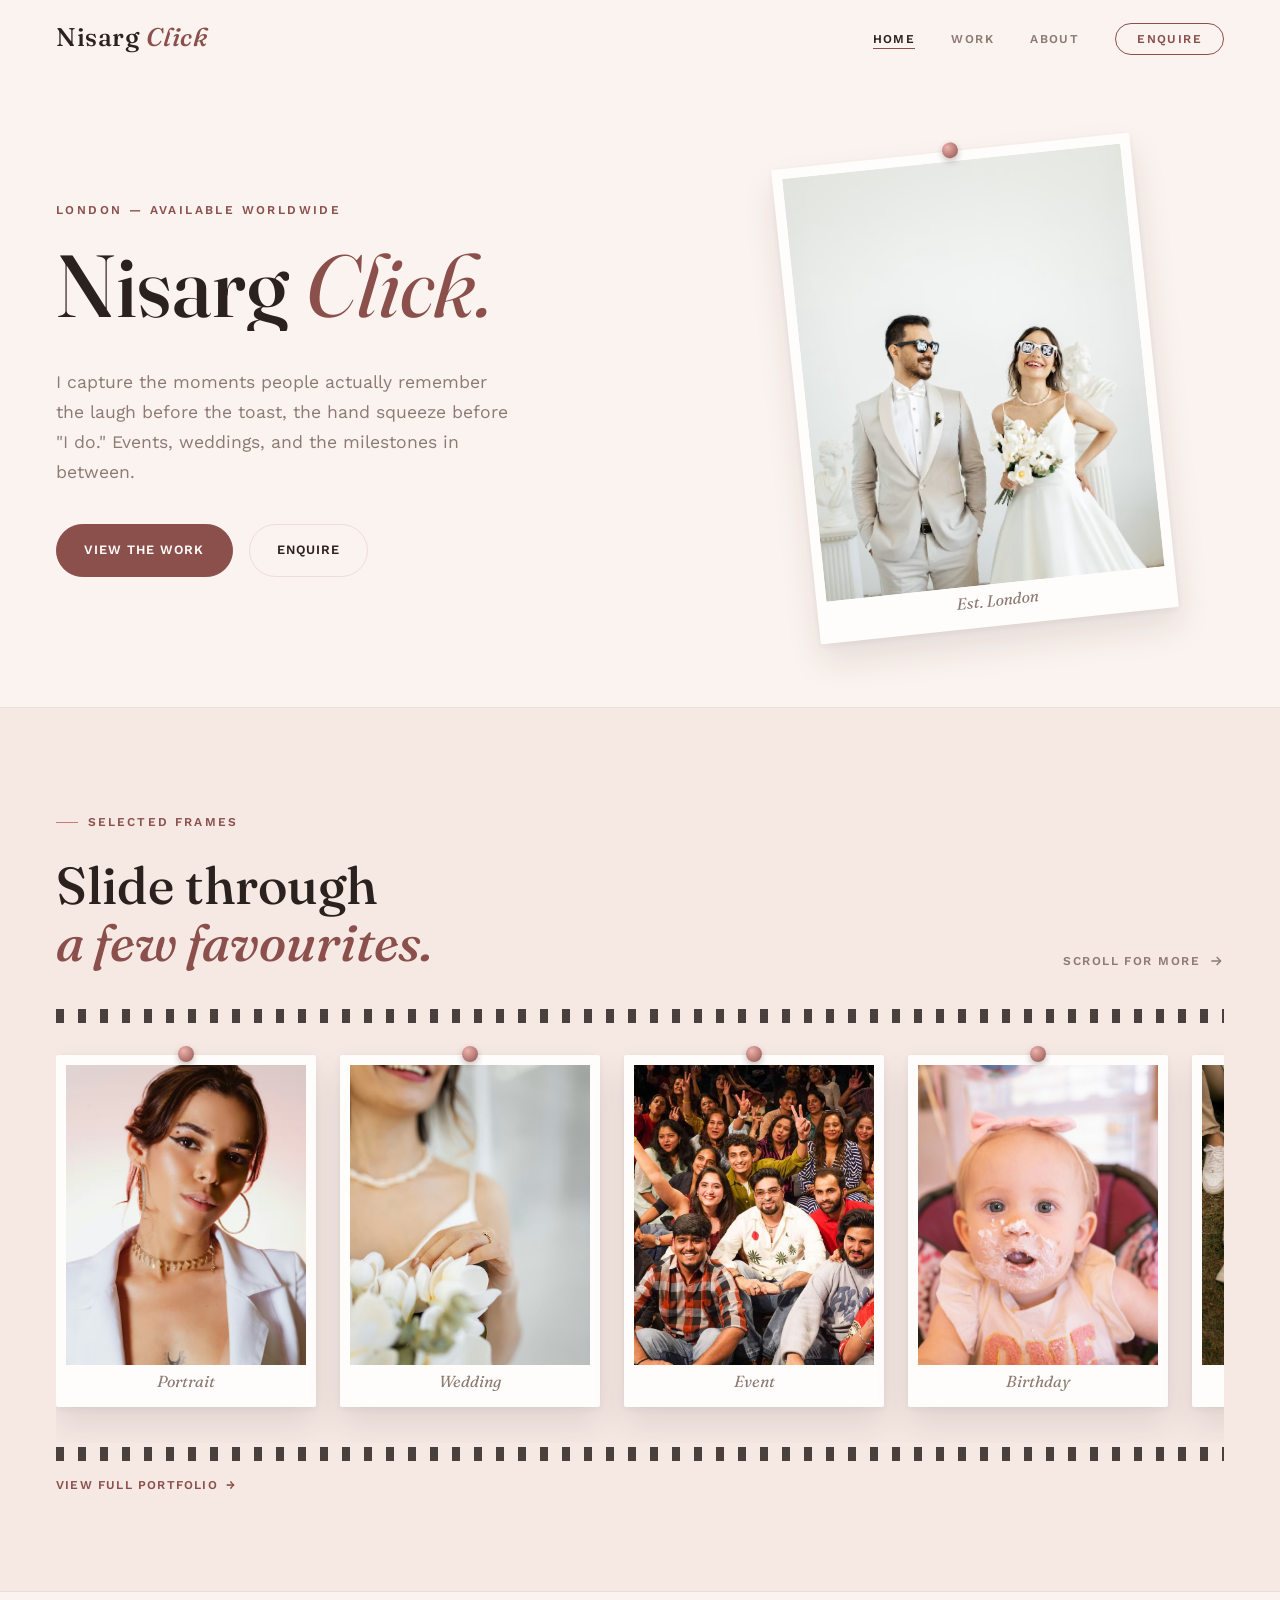
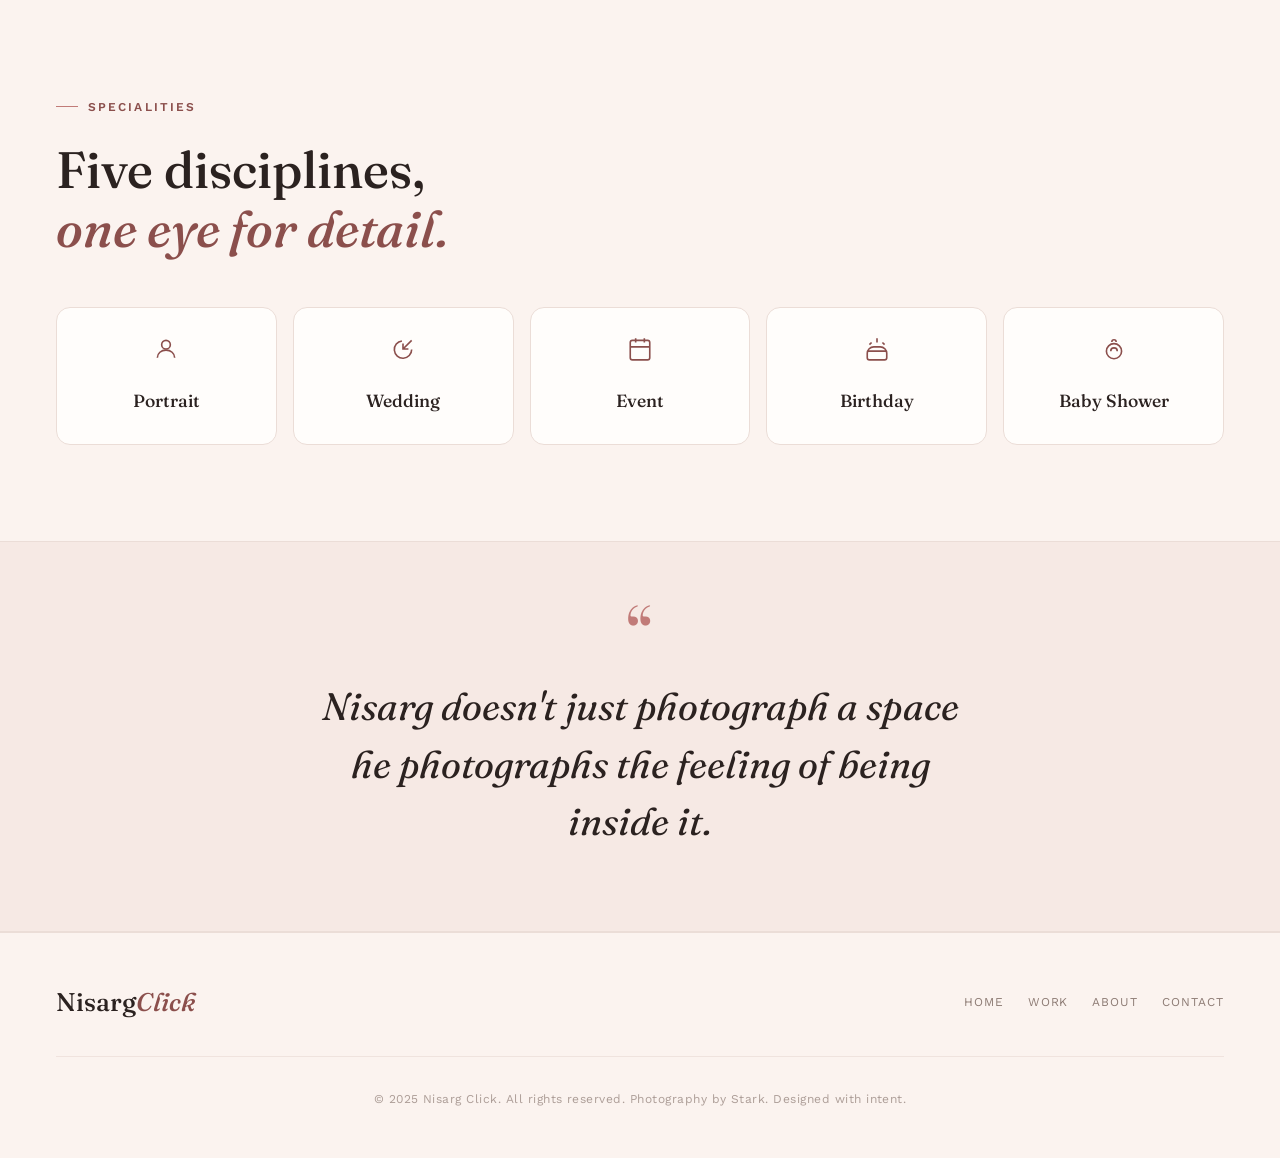
<file: index.html>
<!DOCTYPE html>
<!--
  Nisarg CLICK — Photography Portfolio (v2 redesign)
  ====================================================
  Pages: index.html (Home) · portfolio.html (Work, filterable) · about.html (About + Contact)
  Palette: blush/rose on porcelain white. Type: Fraunces + Work Sans.
  Signature: instant-print photo frames + light-leak reveal + a literal
  scrollable 35mm "slide" filmstrip for featured work.
-->
<html lang="en">
<head>
  <meta charset="UTF-8" />
  <meta name="viewport" content="width=device-width, initial-scale=1.0" />
  <meta name="view-transition" content="same-origin" />

  <title>Nisarg Click | Professional Photography in London</title>
  <meta name="description" content="Nisarg Click — photography for portraits, weddings, events, birthdays, and baby showers. Based in London. Available worldwide." />
  <link rel="canonical" href="https://www.nisargclick.com/" />

  <meta property="og:type" content="website" />
  <meta property="og:title" content="Nisarg Click | Professional Photography" />
  <meta property="og:description" content="Photography for portraits, weddings, events, birthdays, and baby showers. Based in London." />
  <meta property="og:image" content="https://www.nisargclick.com/Weddings/1.avif" />
  <meta property="og:url" content="https://www.nisargclick.com/" />
  <meta property="og:site_name" content="Nisarg Click" />

  <meta name="twitter:card" content="summary_large_image" />
  <meta name="twitter:title" content="Nisarg Click | Professional Photography" />
  <meta name="twitter:description" content="Photography for portraits, weddings, events, birthdays, and baby showers." />
  <meta name="twitter:image" content="https://www.nisargclick.com/Weddings/1.avif" />

  <script type="application/ld+json">
  {
    "@context": "https://schema.org",
    "@type": ["LocalBusiness", "ProfessionalService"],
    "name": "Nisarg Click",
    "description": "Photography studio specialising in portraits, weddings, events, birthdays, and baby showers photography.",
    "url": "https://www.nisargclick.com/",
    "telephone": "+44 20 7946 0123",
    "email": "nisargclick@gmail.com",
    "address": {
      "@type": "PostalAddress",
      "streetAddress": "12 Mercer Street",
      "addressLocality": "London",
      "postalCode": "WC2H 9QA",
      "addressCountry": "GB"
    },
    "geo": { "@type": "GeoCoordinates", "latitude": 51.5138, "longitude": -0.1266 },
    "openingHours": "Mo-Fr 09:00-18:00",
    "priceRange": "£££",
    "sameAs": ["https://www.instagram.com/nisargclick/", "https://www.behance.net/nisargclick"]
  }
  </script>

  <link rel="preconnect" href="https://fonts.googleapis.com" />
  <link rel="preconnect" href="https://fonts.gstatic.com" crossorigin />
  <link href="https://fonts.googleapis.com/css2?family=Fraunces:ital,opsz,wght@0,9..144,300;0,9..144,400;0,9..144,500;0,9..144,600;1,9..144,400;1,9..144,500&family=Work+Sans:ital,wght@0,300;0,400;0,500;0,600;1,400&display=swap" rel="stylesheet" />

  <link rel="stylesheet" href="styles.css" />
</head>
<body>

  <!-- ─── NAVIGATION ─── -->
  <header class="site-nav" id="site-nav" role="banner" aria-label="Main navigation">
    <a href="index.html" class="nav-logo">Nisarg <em>Click</em></a>
    <nav aria-label="Primary">
      <ul class="nav-links" id="nav-links">
        <li><a href="index.html" class="active">Home</a></li>
        <li><a href="portfolio.html">Work</a></li>
        <li><a href="about.html">About</a></li>
        <li><a href="about.html#contact" class="nav-cta">Enquire</a></li>
      </ul>
    </nav>
    <button class="nav-toggle" id="nav-toggle" aria-label="Toggle menu" aria-expanded="false">
      <span></span><span></span><span></span>
    </button>
  </header>

  <main id="main">

    <!-- ─── HERO ─── -->
    <section class="hero" id="hero" aria-label="Hero — Nisarg Click Photography">
      <div class="container hero-grid">
        <div>
          <p class="hero-eyebrow" id="hero-eyebrow">London — Available Worldwide</p>
          <h1 class="hero-title" aria-label="Nisarg Click">
            <span class="word"><span class="word-inner" id="hw-1">Nisarg</span></span>&#32;
            <span class="word"><span class="word-inner" id="hw-2"><em>Click.</em></span></span>
          </h1>
          <p class="hero-tagline" id="hero-tagline">
            I capture the moments people actually remember the laugh before the 
            toast, the hand squeeze before "I do." Events, weddings, and the 
            milestones in between.
          </p>
          <div class="hero-actions" id="hero-actions">
            <a href="portfolio.html" class="btn btn-solid">View the Work</a>
            <a href="about.html#contact" class="btn btn-ghost">Enquire</a>
          </div>
        </div>

        <div class="hero-visual" id="hero-visual" style="--tilt:-3deg">
          <div class="print-frame">
            <div class="frame-inner">
              <img src="./Weddings/1.avif" alt="Bride and groom portrait at golden hour" loading="lazy" decoding="async" fetchpriority="high" width="800" height="1000" />
            </div>
            <div class="print-pin" aria-hidden="true"></div>
            <span class="print-caption">Est. London</span>
          </div>
        </div>
      </div>
    </section>

    <!-- ─── FILMSTRIP — FEATURED WORK ─── -->
    <section class="filmstrip-section" aria-label="Featured work, scrollable filmstrip">
      <div class="container">
        <div class="filmstrip-header">
          <div class="reveal">
            <span class="section-label">Selected Frames</span>
            <h2 class="filmstrip-title">Slide through<br><em>a few favourites.</em></h2>
          </div>
          <span class="filmstrip-hint reveal">
            Scroll for more
            <svg viewBox="0 0 24 24" fill="none" stroke="currentColor" stroke-width="2" aria-hidden="true"><path d="M5 12h14M13 6l6 6-6 6"/></svg>
          </span>
        </div>

        <div class="filmstrip-rail">
          <div class="filmstrip-track" role="list" aria-label="Scrollable featured images">

            <div class="filmstrip-frame" role="listitem">
              <div class="print-frame" style="--tilt:0deg">
                <div class="frame-inner">
                  <img src="./Portrait/2.avif" alt="Portrait photography — soft studio light" loading="lazy" decoding="async" fetchpriority="low" width="800" height="1000" />
                </div>
                <div class="print-pin" aria-hidden="true"></div>
                <span class="print-caption">Portrait</span>
              </div>
            </div>

            <div class="filmstrip-frame" role="listitem">
              <div class="print-frame" style="--tilt:0deg">
                <div class="frame-inner">
                  <img src="./Weddings/2.avif" alt="Wedding photography — couple at golden hour" loading="lazy" decoding="async" fetchpriority="low" width="800" height="1000" />
                </div>
                <div class="print-pin" aria-hidden="true"></div>
                <span class="print-caption">Wedding</span>
              </div>
            </div>

            <div class="filmstrip-frame" role="listitem">
              <div class="print-frame" style="--tilt:0deg">
                <div class="frame-inner">
                  <img src="./Event/1.jpg" alt="Event photography — gala candid" loading="lazy" decoding="async" fetchpriority="low" width="800" height="1000" />
                </div>
                <div class="print-pin" aria-hidden="true"></div>
                <span class="print-caption">Event</span>
              </div>
            </div>

            <div class="filmstrip-frame" role="listitem">
              <div class="print-frame" style="--tilt:0deg">
                <div class="frame-inner">
                  <img src="./Birthday/1.jpg" alt="Birthday celebration photography" loading="lazy" decoding="async" fetchpriority="low" width="800" height="1000" />
                </div>
                <div class="print-pin" aria-hidden="true"></div>
                <span class="print-caption">Birthday</span>
              </div>
            </div>

            <div class="filmstrip-frame" role="listitem">
              <div class="print-frame" style="--tilt:0deg">
                <div class="frame-inner">
                  <img src="./Baby/1.jpg" alt="Baby shower photography — soft pastel decor" loading="lazy" decoding="async" fetchpriority="low" width="800" height="1000" />
                </div>
                <div class="print-pin" aria-hidden="true"></div>
                <span class="print-caption">Baby Shower</span>
              </div>
            </div>
</div>
        </div>

        <div class="featured-header" style="margin-top:1rem;margin-bottom:0">
          <a href="portfolio.html" class="view-all reveal">View full portfolio</a>
        </div>
      </div>
    </section>

    <!-- ─── SERVICES TEASER ─── -->
    <section class="svc-teaser" id="services" aria-label="Photography specialities">
      <div class="container">
        <div class="svc-teaser-header reveal">
          <span class="section-label">Specialities</span>
          <h2 class="svc-teaser-title">Five disciplines,<br><em>one eye for detail.</em></h2>
        </div>

        <div class="svc-strip reveal-group">
          <div class="svc-chip reveal">
            <svg class="svc-chip-icon" viewBox="0 0 24 24" fill="none" stroke="currentColor" stroke-width="1.5" aria-hidden="true"><circle cx="12" cy="8" r="4"/><path d="M4 20c0-4 3.6-7 8-7s8 3 8 7"/></svg>
            <div class="svc-chip-name">Portrait</div>
          </div>
          <div class="svc-chip reveal">
            <svg class="svc-chip-icon" viewBox="0 0 24 24" fill="none" stroke="currentColor" stroke-width="1.5" aria-hidden="true"><path d="M20 12.5a8 8 0 1 1-9-7.94M20 4l-8 8m0-5v5h5"/></svg>
            <div class="svc-chip-name">Wedding</div>
          </div>
          <div class="svc-chip reveal">
            <svg class="svc-chip-icon" viewBox="0 0 24 24" fill="none" stroke="currentColor" stroke-width="1.5" aria-hidden="true"><path d="M8 2v4m8-4v4M3 10h18M5 4h14a2 2 0 0 1 2 2v14a2 2 0 0 1-2 2H5a2 2 0 0 1-2-2V6a2 2 0 0 1 2-2z"/></svg>
            <div class="svc-chip-name">Event</div>
          </div>
          <div class="svc-chip reveal">
            <svg class="svc-chip-icon" viewBox="0 0 24 24" fill="none" stroke="currentColor" stroke-width="1.5" aria-hidden="true"><path d="M12 2v4M5 8l2-2M19 8l-2-2M3 14h18M5 22h14a2 2 0 0 0 2-2v-4a6 6 0 0 0-6-6h-6a6 6 0 0 0-6 6v4a2 2 0 0 0 2 2z"/></svg>
            <div class="svc-chip-name">Birthday</div>
          </div>
          <div class="svc-chip reveal">
            <svg class="svc-chip-icon" viewBox="0 0 24 24" fill="none" stroke="currentColor" stroke-width="1.5" aria-hidden="true"><circle cx="12" cy="14" r="7"/><path d="M9 14a3 3 0 0 1 6 0M10 5.5c0-1 .9-2 2-2s2 1 2 2"/></svg>
            <div class="svc-chip-name">Baby Shower</div>
          </div>
</div>
      </div>
    </section>

    <!-- ─── QUOTE ─── -->
    <aside class="quote-band" aria-label="Client testimonial">
      <blockquote class="reveal">
        <span class="quote-mark" aria-hidden="true">&ldquo;</span>
        <p class="quote-text">
          Nisarg doesn't just photograph a space he photographs the feeling of being inside it.
        </p>
      </blockquote>
    </aside>

  </main>

  <!-- ─── FOOTER ─── -->
  <footer class="site-footer" role="contentinfo" aria-label="Site footer">
    <div class="container">
      <div class="footer-inner">
        <div class="footer-logo">Nisarg<em>Click</em></div>
        <nav class="footer-nav" aria-label="Footer navigation">
          <a href="index.html">Home</a>
          <a href="portfolio.html">Work</a>
          <a href="about.html">About</a>
          <a href="about.html#contact">Contact</a>
        </nav>
      </div>
      <p class="footer-copy">
        &copy; 2025 Nisarg Click. All rights reserved. Photography by Stark. Designed with intent.
      </p>
    </div>
  </footer>

  <script src="script.js"></script>
</body>
</html>
</file>
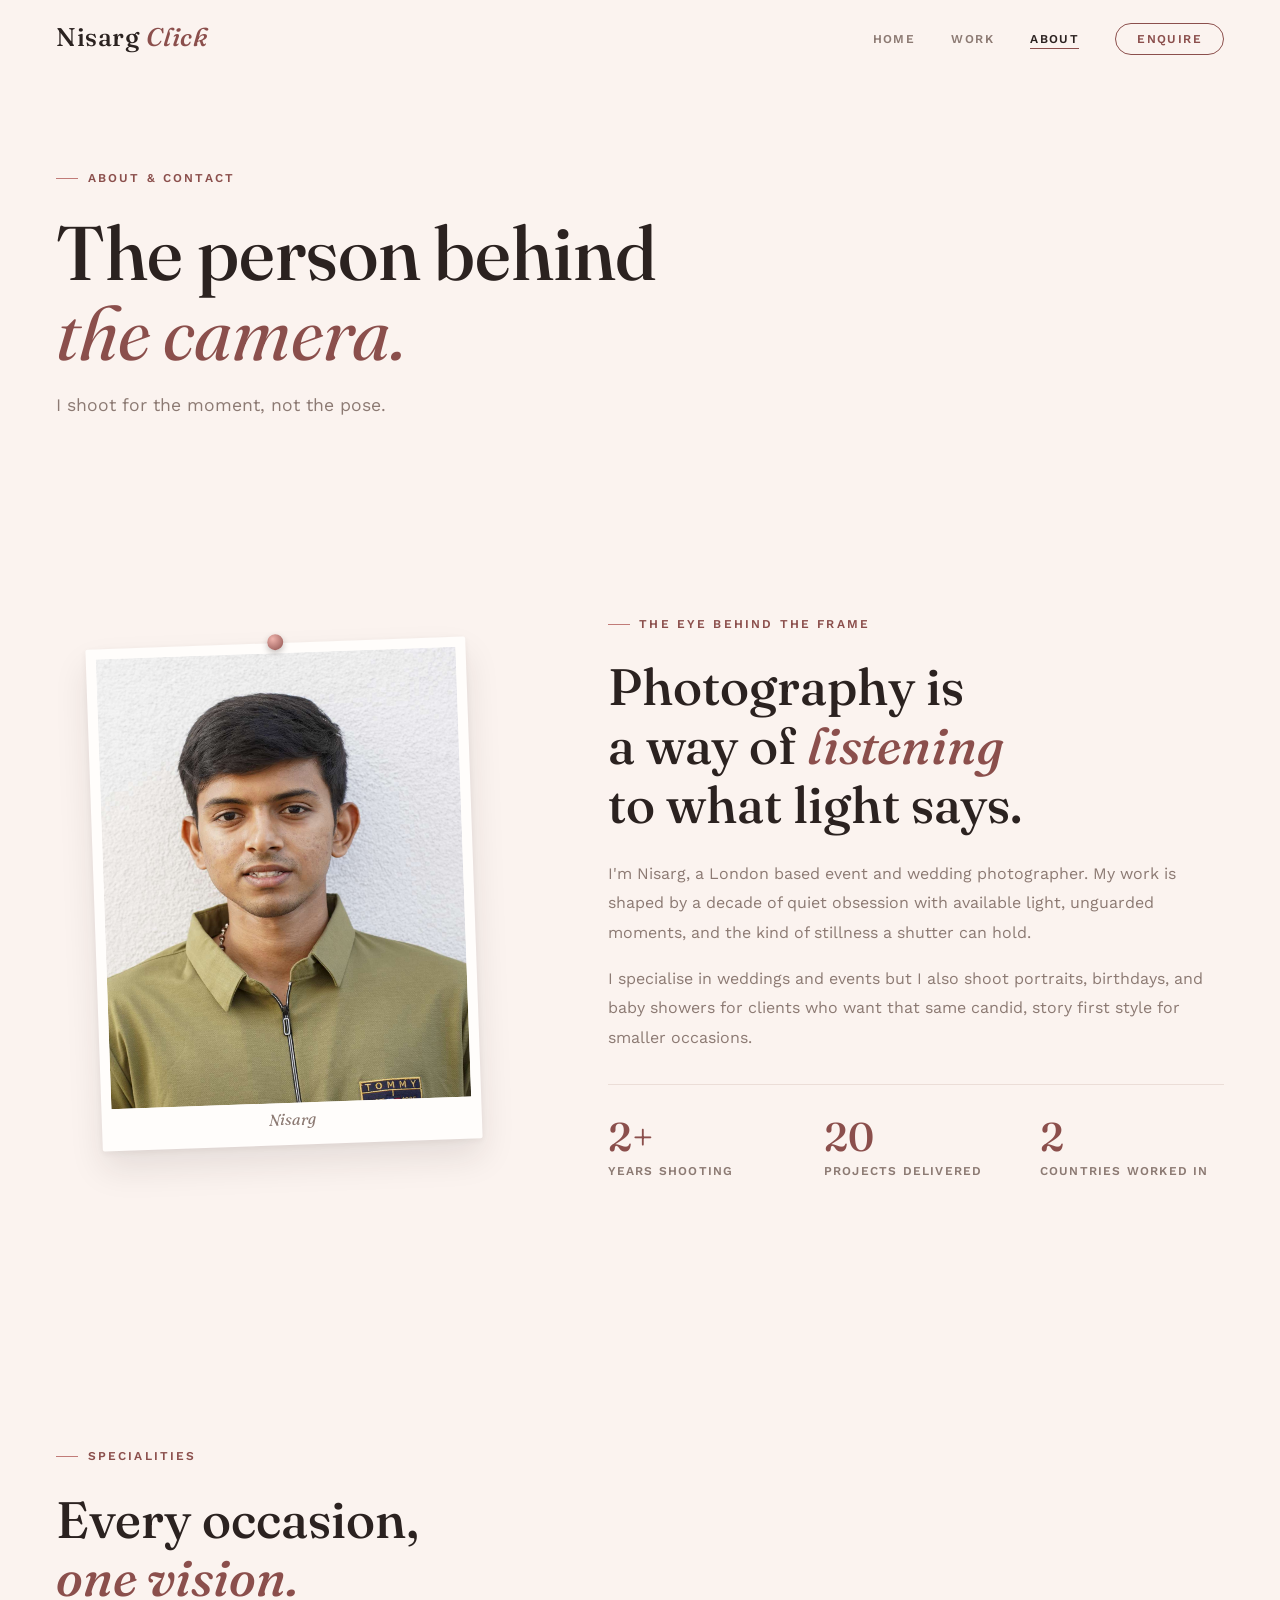
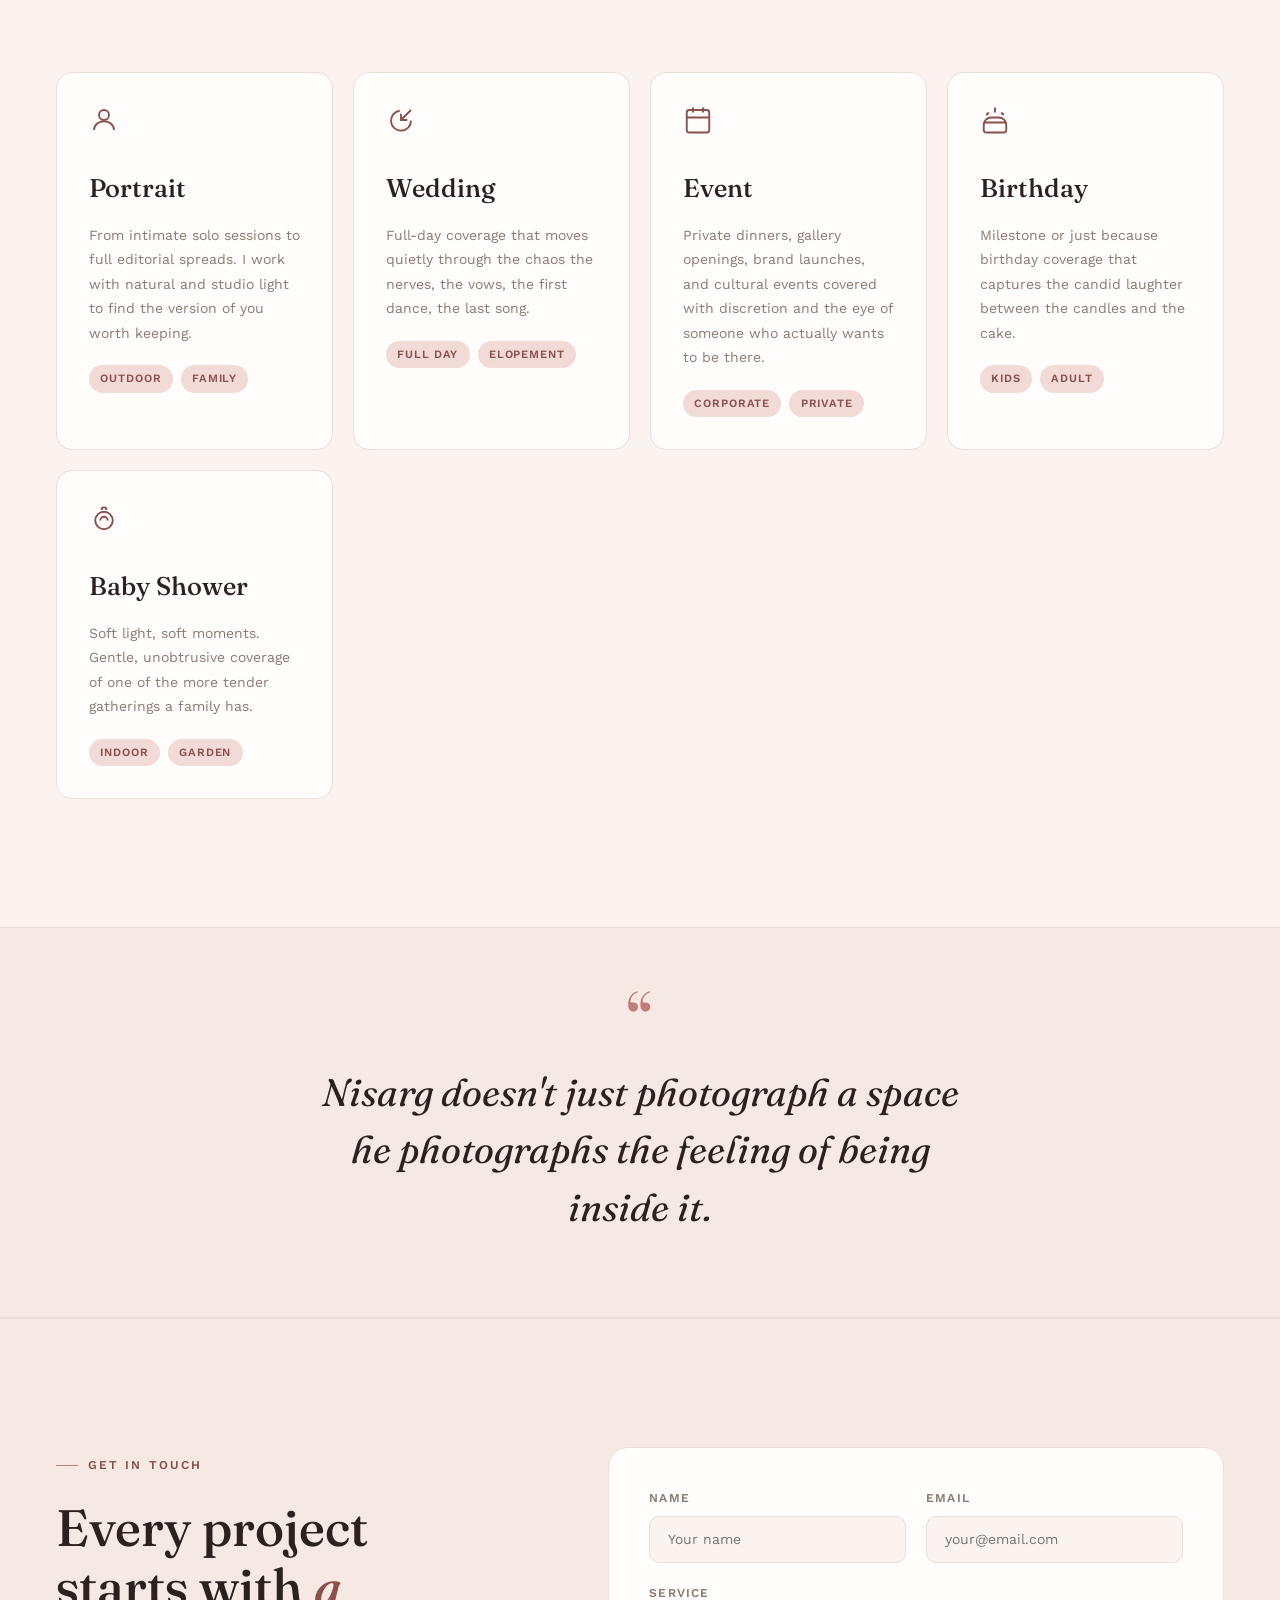
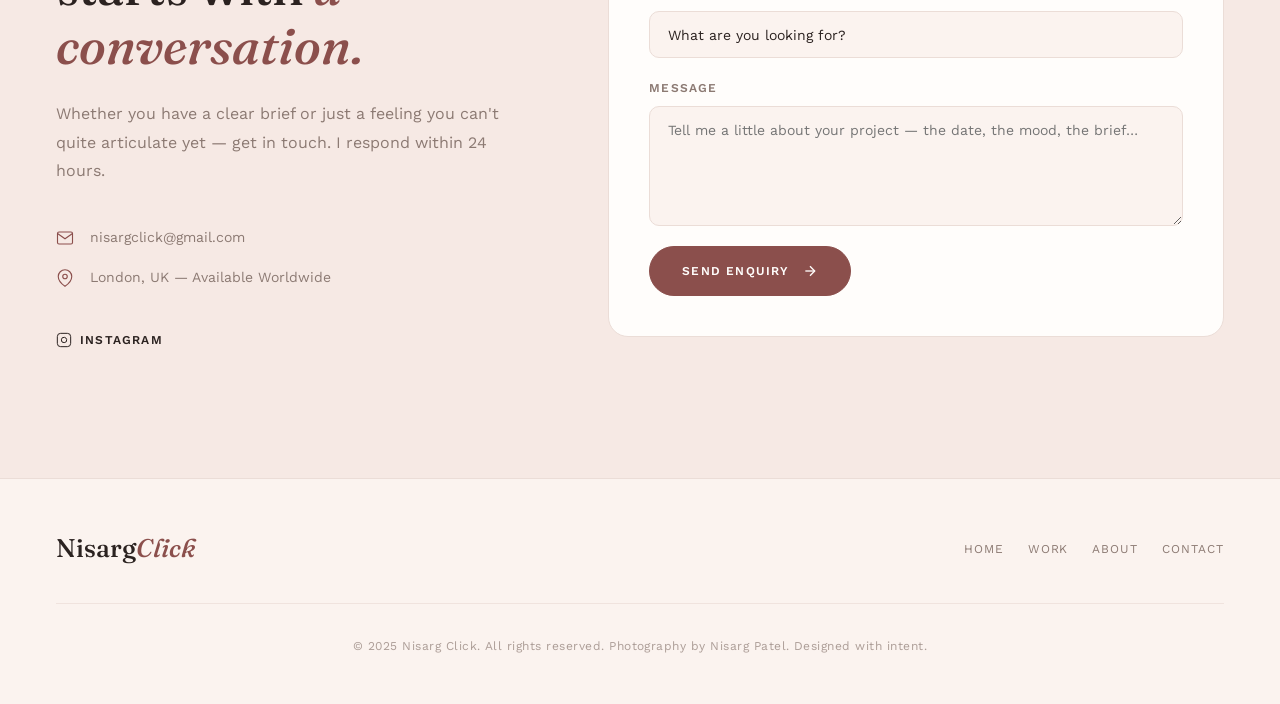
<file: about.html>
<!DOCTYPE html>
<html lang="en">
<head>
  <meta charset="UTF-8" />
  <meta name="viewport" content="width=device-width, initial-scale=1.0" />
  <meta name="view-transition" content="same-origin" />
  <title>About & Contact | Nisarg Click Photography</title>

  <meta name="description" content="Meet Nisarg, the photographer behind Nisarg Click. Specialising in portrait, wedding, event, birthday, and baby shower photography. Get in touch." />
  <link rel="canonical" href="https://www.nisargclick.com/about.html" />

  <meta property="og:type" content="website" />
  <meta property="og:title" content="About & Contact | Nisarg Click Photography" />
  <meta property="og:description" content="Meet the photographer behind Nisarg Click and get in touch about your project." />
  <meta property="og:image" content="https://www.nisargclick.com/Weddings/1.avif" />
  <meta property="og:url" content="https://www.nisargclick.com/about.html" />
  <meta property="og:site_name" content="Nisarg Click" />

  <meta name="twitter:card" content="summary_large_image" />
  <meta name="twitter:title" content="About & Contact | Nisarg Click Photography" />
  <meta name="twitter:description" content="Meet the photographer behind Nisarg Click and get in touch about your project." />
  <meta name="twitter:image" content="https://www.nisargclick.com/Weddings/1.avif" />

  <script type="application/ld+json">
  {
    "@context": "https://schema.org",
    "@type": ["LocalBusiness", "ProfessionalService"],
    "name": "Nisarg Click",
    "description": "Photography studio specialising in portraits, weddings, events, birthdays, and baby showers.",
    "url": "https://www.nisargclick.com/about.html",
    "telephone": "+44 20 7946 0123",
    "email": "nisargclick@gmail.com",
    "founder": { "@type": "Person", "name": "Nisarg Patel" },
    "address": {
      "@type": "PostalAddress",
      "streetAddress": "12 Mercer Street",
      "addressLocality": "London",
      "postalCode": "WC2H 9QA",
      "addressCountry": "GB"
    },
    "geo": { "@type": "GeoCoordinates", "latitude": 51.5138, "longitude": -0.1266 },
    "openingHours": "Mo-Fr 09:00-18:00",
    "priceRange": "£££",
    "sameAs": ["https://www.instagram.com/nisargclick/", "https://www.behance.net/nisargclick"]
  }
  </script>

  <link rel="preconnect" href="https://fonts.googleapis.com" />
  <link rel="preconnect" href="https://fonts.gstatic.com" crossorigin />
  <link href="https://fonts.googleapis.com/css2?family=Fraunces:ital,opsz,wght@0,9..144,300;0,9..144,400;0,9..144,500;0,9..144,600;1,9..144,400;1,9..144,500&family=Work+Sans:ital,wght@0,300;0,400;0,500;0,600;1,400&display=swap" rel="stylesheet" />

  <link rel="stylesheet" href="styles.css" />
</head>
<body>

  <!-- ─── NAVIGATION ─── -->
  <header class="site-nav scrolled" id="site-nav" role="banner" aria-label="Main navigation">
    <a href="index.html" class="nav-logo">Nisarg <em>Click</em></a>
    <nav aria-label="Primary">
      <ul class="nav-links" id="nav-links">
        <li><a href="index.html">Home</a></li>
        <li><a href="portfolio.html">Work</a></li>
        <li><a href="about.html" class="active">About</a></li>
        <li><a href="about.html#contact" class="nav-cta">Enquire</a></li>
      </ul>
    </nav>
    <button class="nav-toggle" id="nav-toggle" aria-label="Toggle menu" aria-expanded="false">
      <span></span><span></span><span></span>
    </button>
  </header>

  <main id="main">

    <!-- ─── PAGE HERO ─── -->
    <section class="page-hero" aria-label="About introduction">
      <div class="container">
        <span class="section-label reveal">About & Contact</span>
        <h1 class="page-hero-title reveal">
          The person behind<br><em>the camera.</em>
        </h1>
        <p class="page-hero-sub reveal">
          I shoot for the moment,
          not the pose.
        </p>
      </div>
    </section>

    <!-- ─── ABOUT ─── -->
    <section class="about" id="about" aria-label="About the photographer">
      <div class="container">
        <div class="about-inner">
          <div class="about-image reveal">
            <div class="print-frame" style="--tilt:-2deg">
              <div class="frame-inner">
                <img src="DSC02704.jpg" alt="Nisarg Patel — photographer portrait" loading="lazy" decoding="async" width="600" height="750" />
              </div>
              <div class="print-pin" aria-hidden="true"></div>
              <span class="print-caption">Nisarg </span>
            </div>
          </div>

          <div class="about-text reveal-group">
            <span class="section-label reveal">The Eye Behind the Frame</span>
            <h2 class="about-heading reveal">
              Photography is<br>a way of <em>listening</em><br>to what light says.
            </h2>
            <div class="about-body reveal">
              <p>
                I'm Nisarg, a London based event and wedding photographer. My work is 
                shaped by a decade of quiet obsession with available light, unguarded 
                moments, and the kind of stillness a shutter can hold.
              </p>
              <p>
                I specialise in weddings and events but I also shoot portraits, 
                birthdays, and baby showers for clients who want that same candid, 
                story first style for smaller occasions.
              </p>
            </div>
            <div class="about-stat-row reveal">
              <div class="about-stat">
                <div class="stat-number">2+</div>
                <div class="stat-label">Years shooting</div>
              </div>
              <div class="about-stat">
                <div class="stat-number">20</div>
                <div class="stat-label">Projects delivered</div>
              </div>
              <div class="about-stat">
                <div class="stat-number">2</div>
                <div class="stat-label">Countries worked in</div>
              </div>
            </div>
          </div>
        </div>
      </div>
    </section>

    <!-- ─── SERVICES ─── -->
    <section class="services" id="services" aria-label="Photography services">
      <div class="container">
        <div class="services-header reveal">
          <span class="section-label">Specialities</span>
          <h2 class="services-title">Every occasion,<br><em>one vision.</em></h2>
        </div>

        <div class="services-grid reveal-group">

          <article class="service-card reveal" aria-label="Portrait photography">
            <svg class="service-icon" viewBox="0 0 24 24" fill="none" stroke="currentColor" stroke-width="1.5" aria-hidden="true">
              <circle cx="12" cy="8" r="4"/><path d="M4 20c0-4 3.6-7 8-7s8 3 8 7"/>
            </svg>
            <h3 class="service-name">Portrait</h3>
            <p class="service-desc">From intimate solo sessions to full editorial spreads. I work with natural and studio light to find the version of you worth keeping.</p>
            <ul class="service-tag-list" aria-label="Portrait services">
              <li class="service-tag">Outdoor</li>
              <li class="service-tag">Family</li>
            </ul>
          </article>

          <article class="service-card reveal" aria-label="Wedding photography">
            <svg class="service-icon" viewBox="0 0 24 24" fill="none" stroke="currentColor" stroke-width="1.5" aria-hidden="true">
              <path d="M20 12.5a8 8 0 1 1-9-7.94M20 4l-8 8m0-5v5h5"/>
            </svg>
            <h3 class="service-name">Wedding</h3>
            <p class="service-desc">Full-day coverage that moves quietly through the chaos the nerves, the vows, the first dance, the last song.</p>
            <ul class="service-tag-list" aria-label="Wedding services">
              <li class="service-tag">Full Day</li>
              <li class="service-tag">Elopement</li>
            </ul>
          </article>

          <article class="service-card reveal" aria-label="Event photography">
            <svg class="service-icon" viewBox="0 0 24 24" fill="none" stroke="currentColor" stroke-width="1.5" aria-hidden="true">
              <path d="M8 2v4m8-4v4M3 10h18M5 4h14a2 2 0 0 1 2 2v14a2 2 0 0 1-2 2H5a2 2 0 0 1-2-2V6a2 2 0 0 1 2-2z"/>
            </svg>
            <h3 class="service-name">Event</h3>
            <p class="service-desc">Private dinners, gallery openings, brand launches, and cultural events covered with discretion and the eye of someone who actually wants to be there.</p>
            <ul class="service-tag-list" aria-label="Event services">
              <li class="service-tag">Corporate</li>
              <li class="service-tag">Private</li>
            </ul>
          </article>

          <article class="service-card reveal" aria-label="Birthday photography">
            <svg class="service-icon" viewBox="0 0 24 24" fill="none" stroke="currentColor" stroke-width="1.5" aria-hidden="true">
              <path d="M12 2v4M5 8l2-2M19 8l-2-2M3 14h18M5 22h14a2 2 0 0 0 2-2v-4a6 6 0 0 0-6-6h-6a6 6 0 0 0-6 6v4a2 2 0 0 0 2 2z"/>
            </svg>
            <h3 class="service-name">Birthday</h3>
            <p class="service-desc">Milestone or just because birthday coverage that captures the candid laughter between the candles and the cake.</p>
            <ul class="service-tag-list" aria-label="Birthday services">
              <li class="service-tag">Kids</li>
              <li class="service-tag">Adult</li>
            </ul>
          </article>

          <article class="service-card reveal" aria-label="Baby shower photography">
            <svg class="service-icon" viewBox="0 0 24 24" fill="none" stroke="currentColor" stroke-width="1.5" aria-hidden="true">
              <circle cx="12" cy="14" r="7"/><path d="M9 14a3 3 0 0 1 6 0M10 5.5c0-1 .9-2 2-2s2 1 2 2"/>
            </svg>
            <h3 class="service-name">Baby Shower</h3>
            <p class="service-desc">Soft light, soft moments. Gentle, unobtrusive coverage of one of the more tender gatherings a family has.</p>
            <ul class="service-tag-list" aria-label="Baby shower services">
              <li class="service-tag">Indoor</li>
              <li class="service-tag">Garden</li>
            </ul>
          </article>
</div>
      </div>
    </section>

    <!-- ─── QUOTE ─── -->
    <aside class="quote-band" aria-label="Client testimonial">
      <blockquote class="reveal">
        <span class="quote-mark" aria-hidden="true">&ldquo;</span>
        <p class="quote-text">
          Nisarg doesn't just photograph a space he photographs the feeling of being inside it.
        </p>
      </blockquote>
    </aside>

    <!-- ─── CONTACT ─── -->
    <section class="contact" id="contact" aria-label="Contact">
      <div class="container">
        <div class="contact-inner">
          <div class="contact-info reveal-group">
            <span class="section-label reveal">Get in Touch</span>
            <h2 class="contact-heading reveal">
              Every project<br>starts with <em>a conversation.</em>
            </h2>
            <p class="contact-subtext reveal">
              Whether you have a clear brief or just a feeling you can't quite articulate yet — get in touch. I respond within 24 hours.
            </p>

            <div class="contact-detail reveal">
              <div class="contact-row">
                <svg viewBox="0 0 24 24" fill="none" stroke="currentColor" stroke-width="1.5" aria-hidden="true">
                  <path d="M4 4h16c1.1 0 2 .9 2 2v12c0 1.1-.9 2-2 2H4c-1.1 0-2-.9-2-2V6c0-1.1.9-2 2-2z"/>
                  <polyline points="22,6 12,13 2,6"/>
                </svg>
                <a href="mailto:nisargclick@gmail.com">nisargclick@gmail.com</a>
              </div>
              <div class="contact-row">
                <svg viewBox="0 0 24 24" fill="none" stroke="currentColor" stroke-width="1.5" aria-hidden="true">
                  <path d="M21 10c0 7-9 13-9 13s-9-6-9-13a9 9 0 0 1 18 0z"/>
                  <circle cx="12" cy="10" r="3"/>
                </svg>
                <span>London, UK — Available Worldwide</span>
              </div>
            </div>

            <div class="social-links reveal">
              <a href="https://www.instagram.com/nisrgclick/" class="social-link" aria-label="Instagram" target="_blank" rel="noopener noreferrer">
                <svg width="16" height="16" viewBox="0 0 24 24" fill="none" stroke="currentColor" stroke-width="1.5" aria-hidden="true"><rect x="2" y="2" width="20" height="20" rx="5"/><path d="M16 11.37A4 4 0 1 1 12.63 8 4 4 0 0 1 16 11.37z"/><line x1="17.5" y1="6.5" x2="17.51" y2="6.5"/></svg>
                Instagram
              </a>
            </div>
          </div>

          <!-- Contact form -->
          <div class="contact-form-wrap reveal">
            <form class="contact-form" action="https://formspree.io/f/xgogkoyz" method="POST" novalidate aria-label="Contact form">
              <div class="form-row">
                <div class="form-group">
                  <label for="f-name">Name</label>
                  <input type="text" id="f-name" name="name" placeholder="Your name" autocomplete="name" />
                </div>
                <div class="form-group">
                  <label for="f-email">Email</label>
                  <input type="email" id="f-email" name="email" placeholder="your@email.com" autocomplete="email" />
                </div>
              </div>
              <div class="form-group">
                <label for="f-service">Service</label>
                <select id="f-service" name="service">
                  <option value="" disabled selected>What are you looking for?</option>
                  <option>Portrait Session</option>
                  <option>Wedding</option>
                  <option>Event Coverage</option>
                  <option>Birthday</option>
                  <option>Baby Shower</option>
                  <option>Other</option>
                </select>
              </div>
              <div class="form-group">
                <label for="f-message">Message</label>
                <textarea id="f-message" name="message" placeholder="Tell me a little about your project — the date, the mood, the brief…"></textarea>
              </div>
              <button type="submit" class="form-submit">
                Send Enquiry
                <svg width="16" height="16" viewBox="0 0 24 24" fill="none" stroke="currentColor" stroke-width="2" aria-hidden="true">
                  <line x1="5" y1="12" x2="19" y2="12"/>
                  <polyline points="12 5 19 12 12 19"/>
                </svg>
              </button>
            </form>
          </div>
        </div>
      </div>
    </section>

  </main>

  <!-- ─── FOOTER ─── -->
  <footer class="site-footer" role="contentinfo" aria-label="Site footer">
    <div class="container">
      <div class="footer-inner">
        <div class="footer-logo">Nisarg<em>Click</em></div>
        <nav class="footer-nav" aria-label="Footer navigation">
          <a href="index.html">Home</a>
          <a href="portfolio.html">Work</a>
          <a href="about.html">About</a>
          <a href="about.html#contact">Contact</a>
        </nav>
      </div>
      <p class="footer-copy">
        &copy; 2025 Nisarg Click. All rights reserved. Photography by Nisarg Patel. Designed with intent.
      </p>
    </div>
  </footer>

  <script src="script.js"></script>
</body>
</html>
</file>
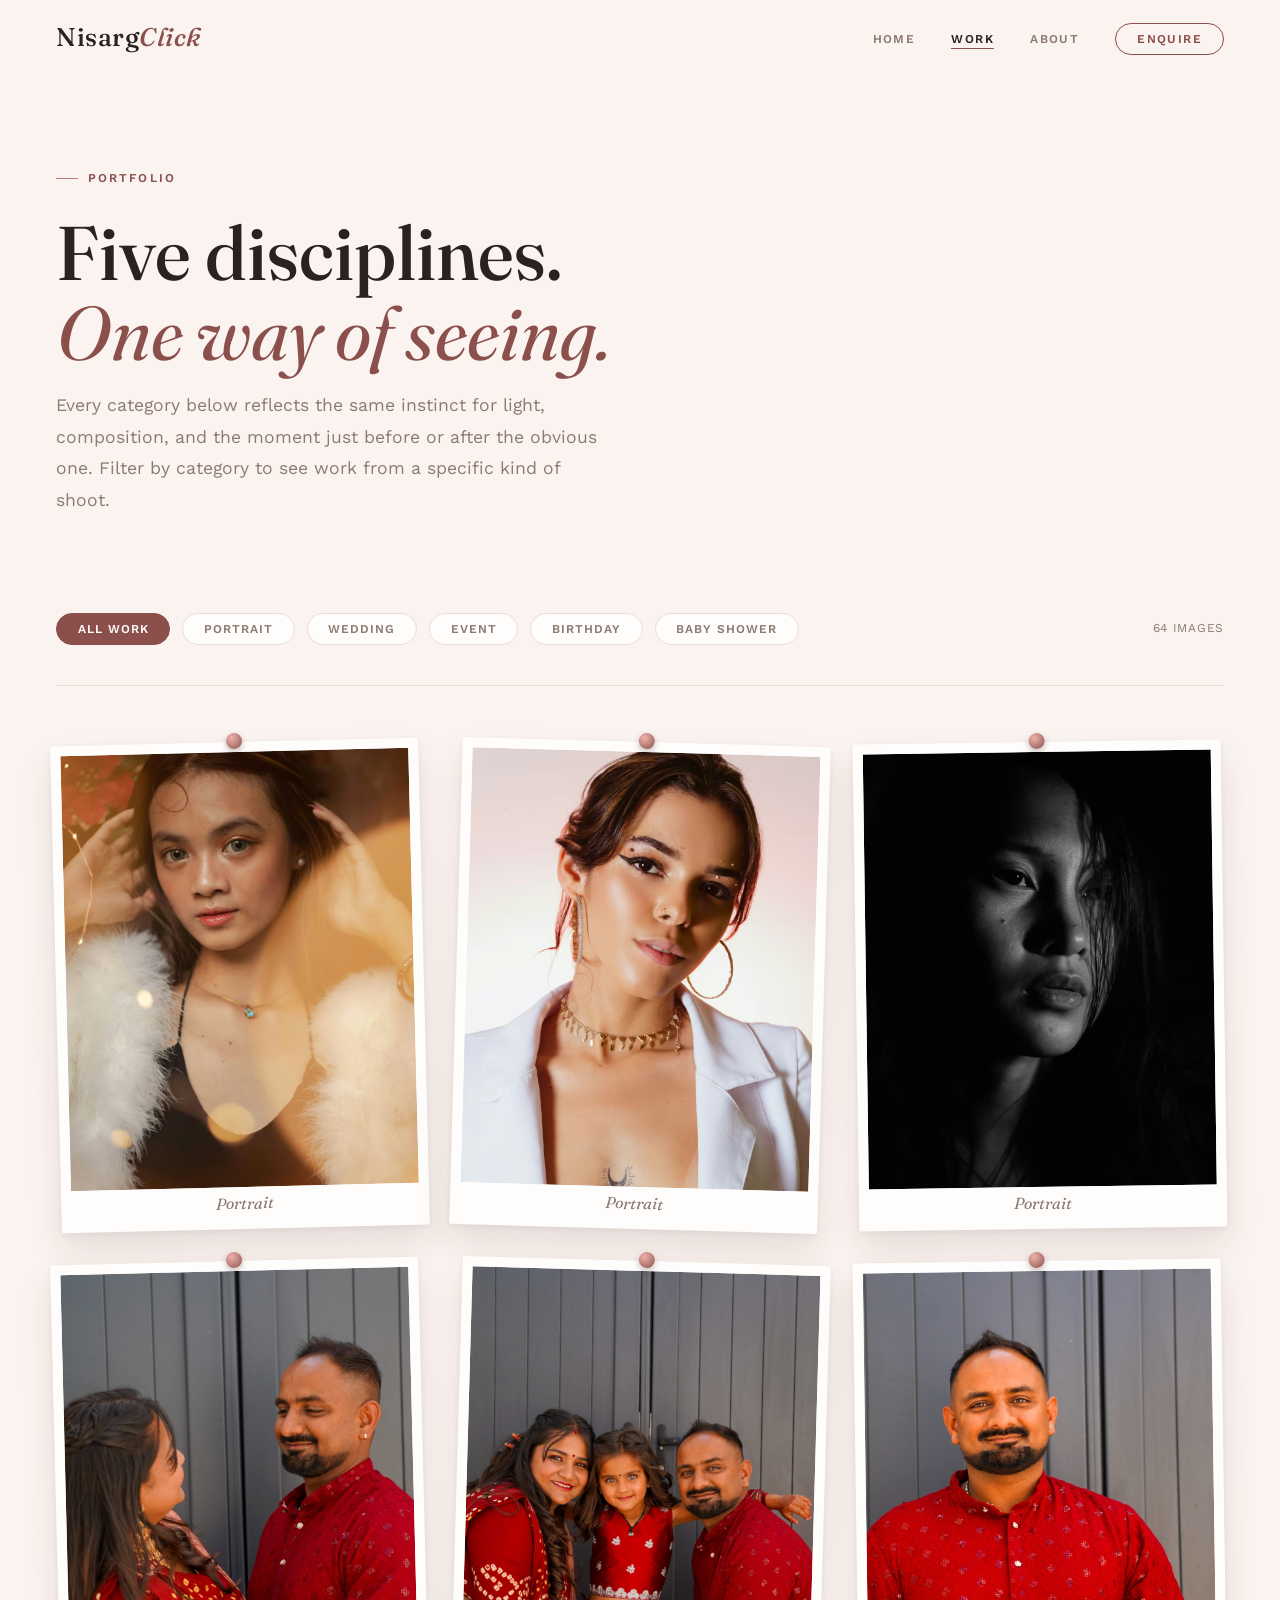
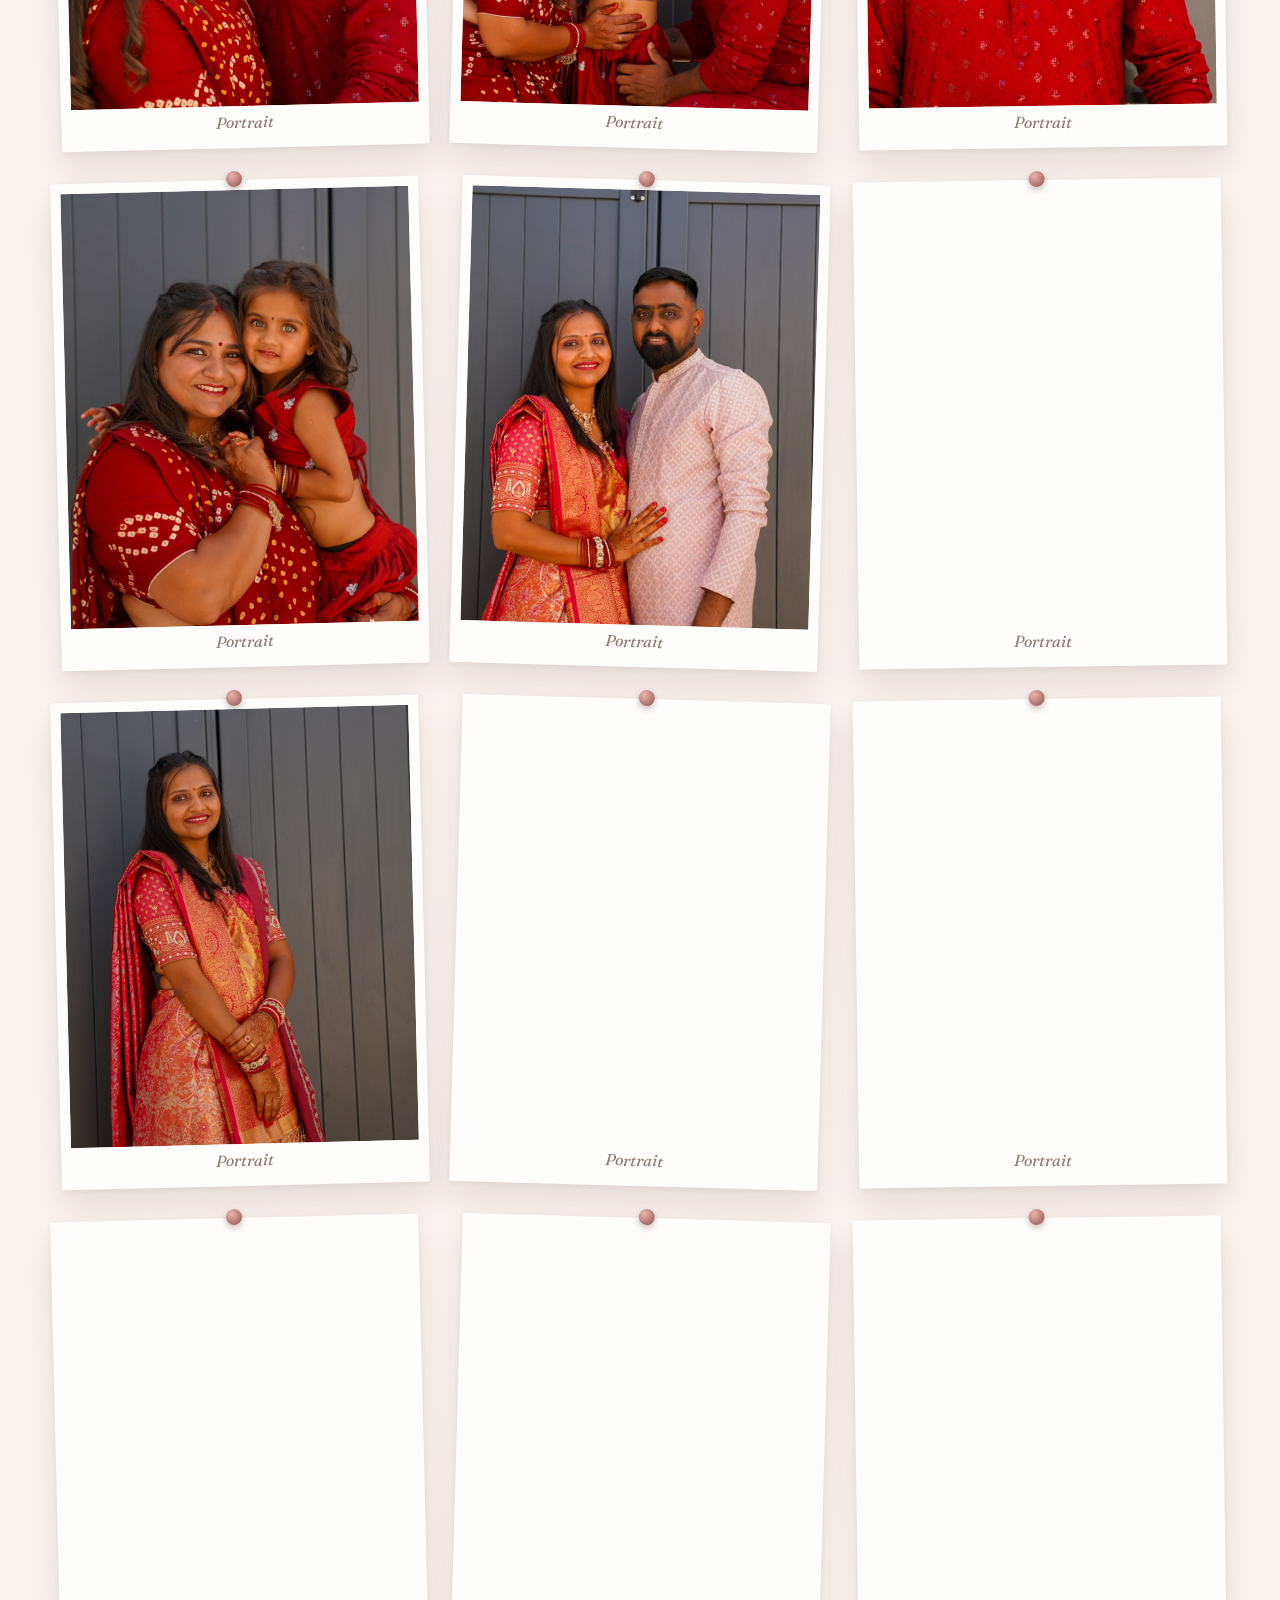
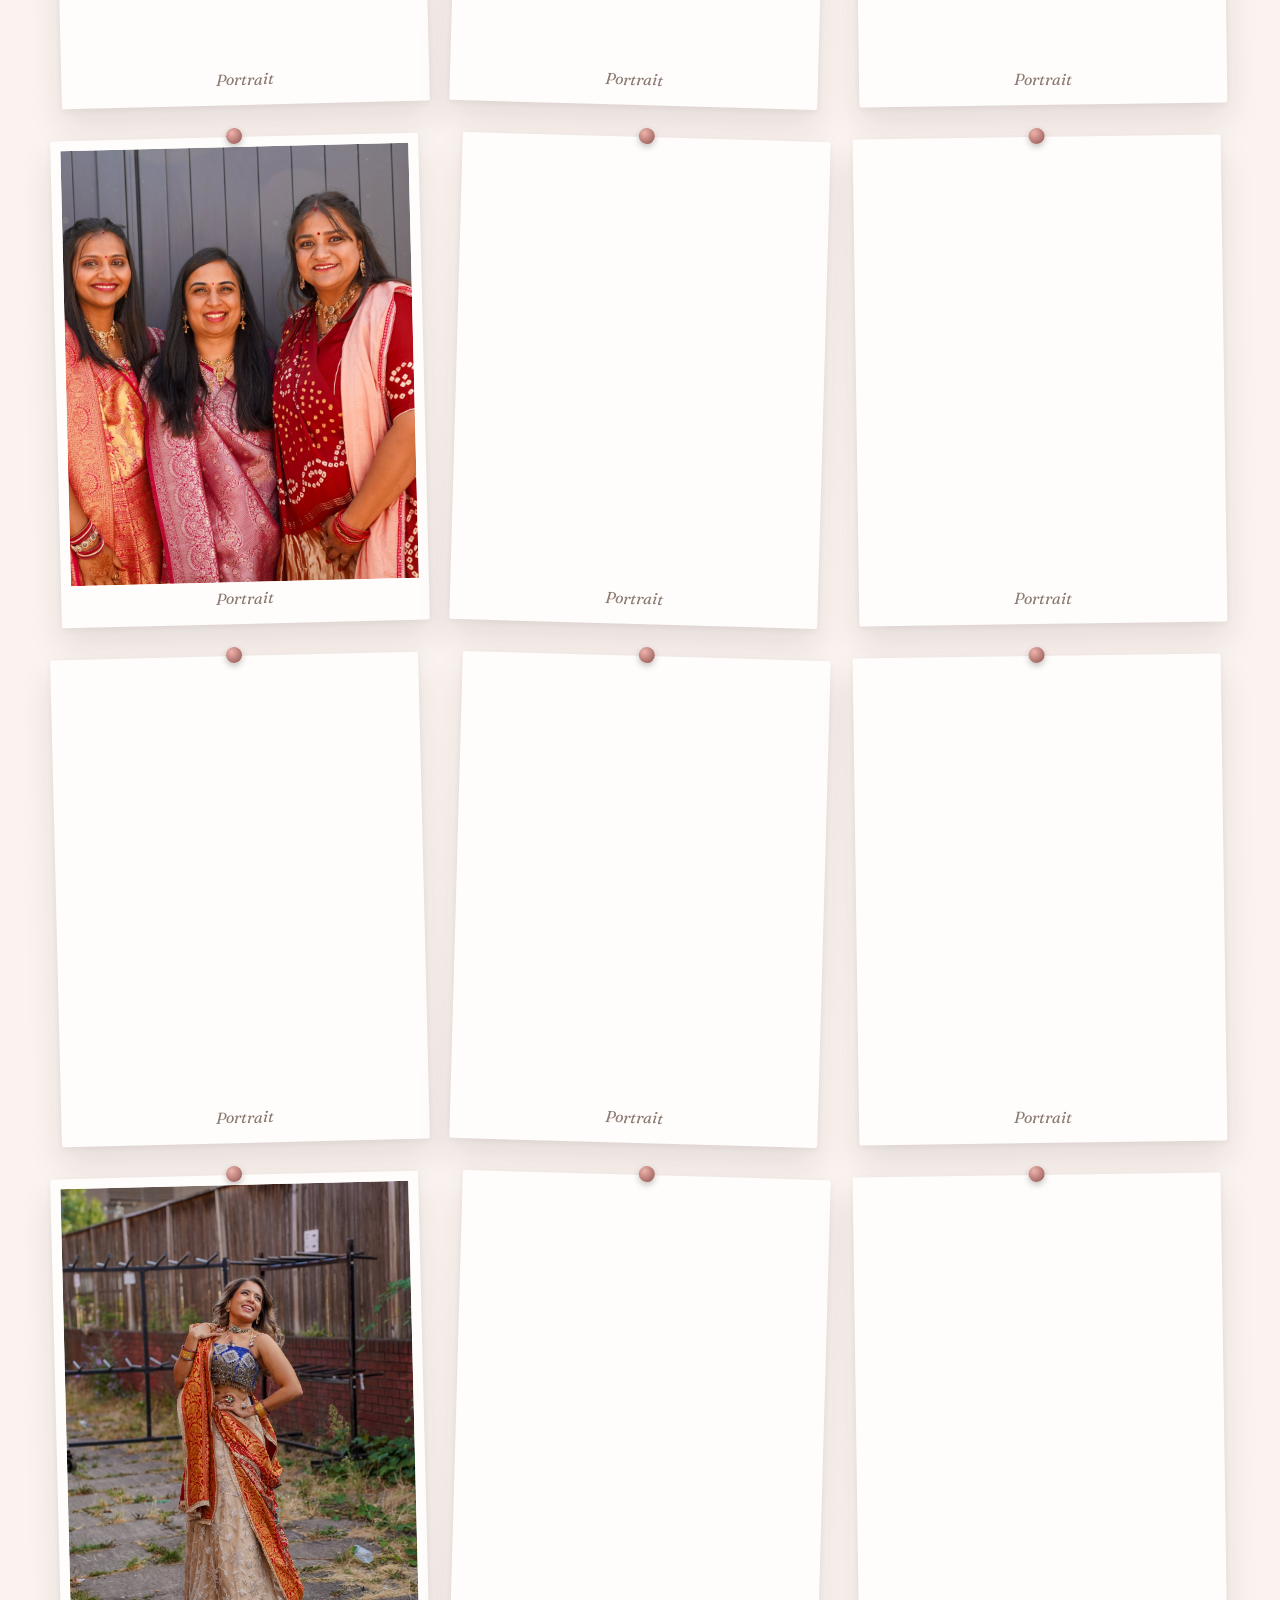
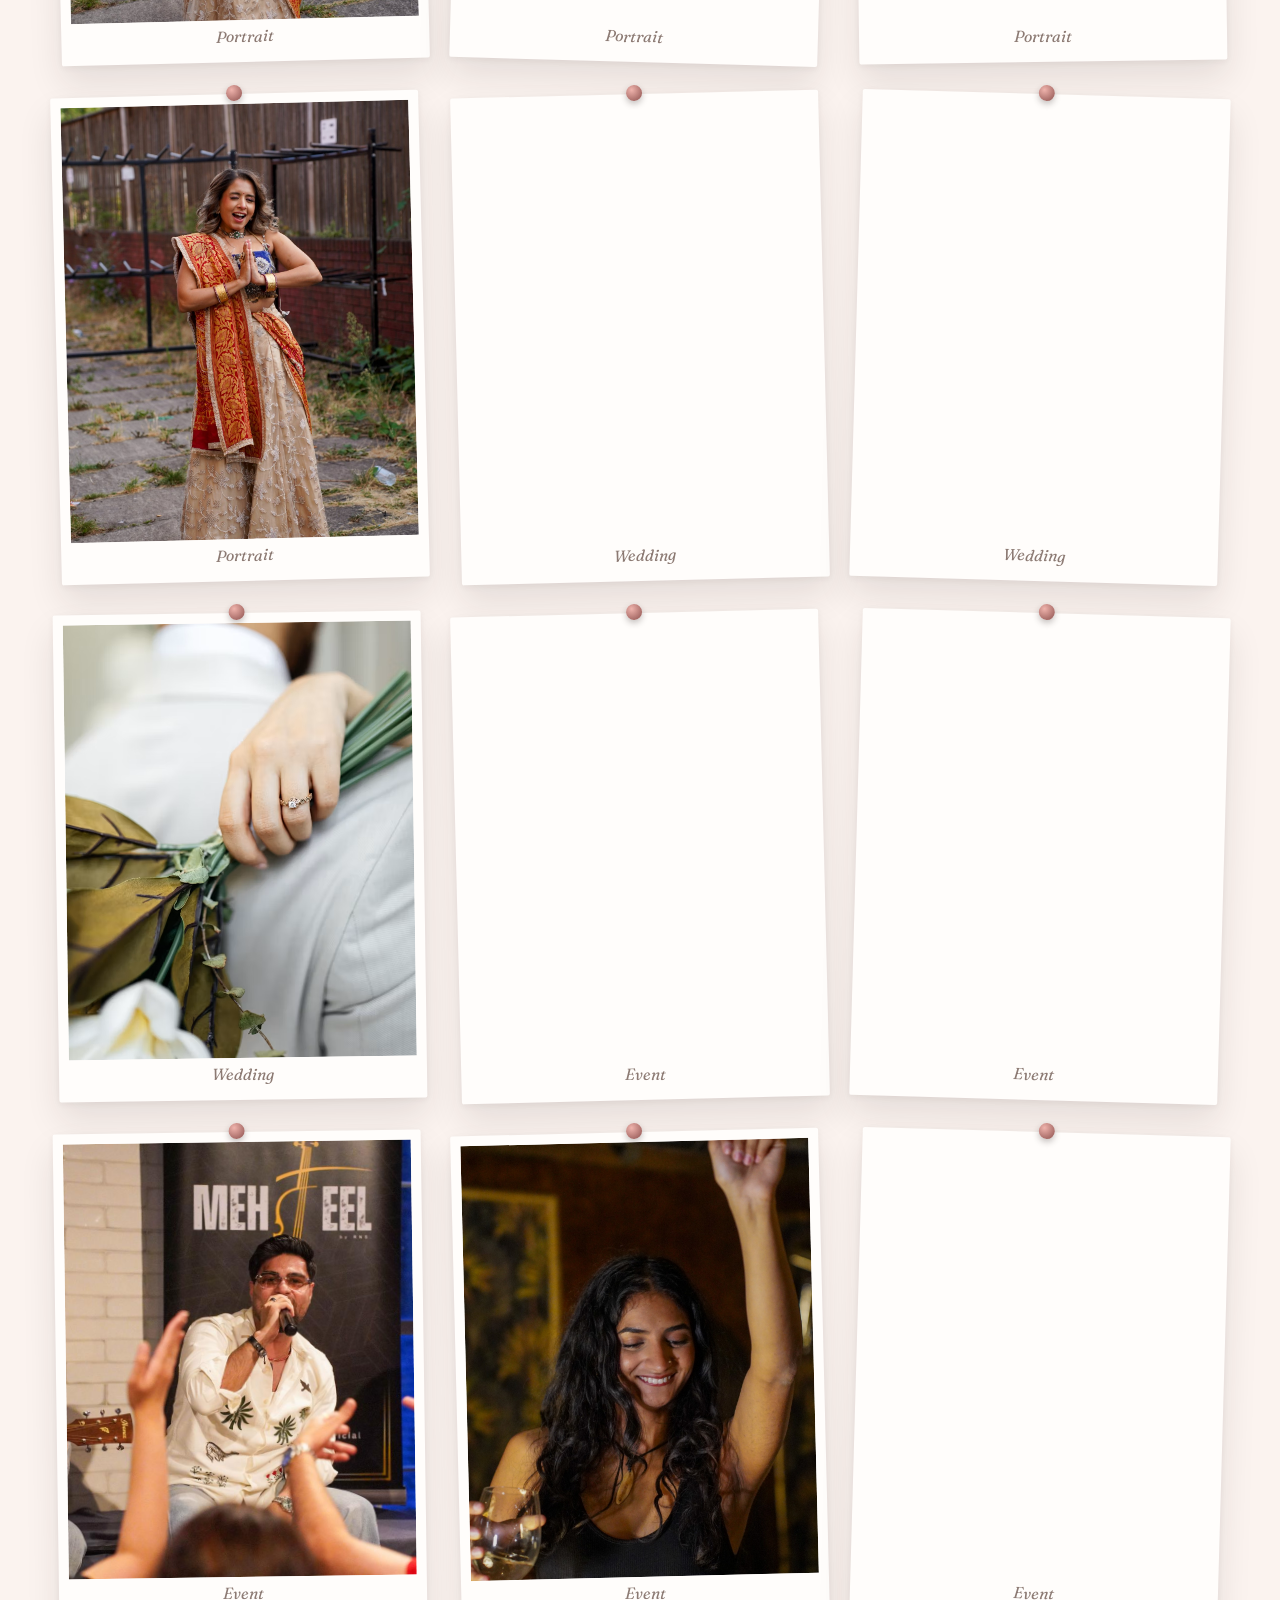
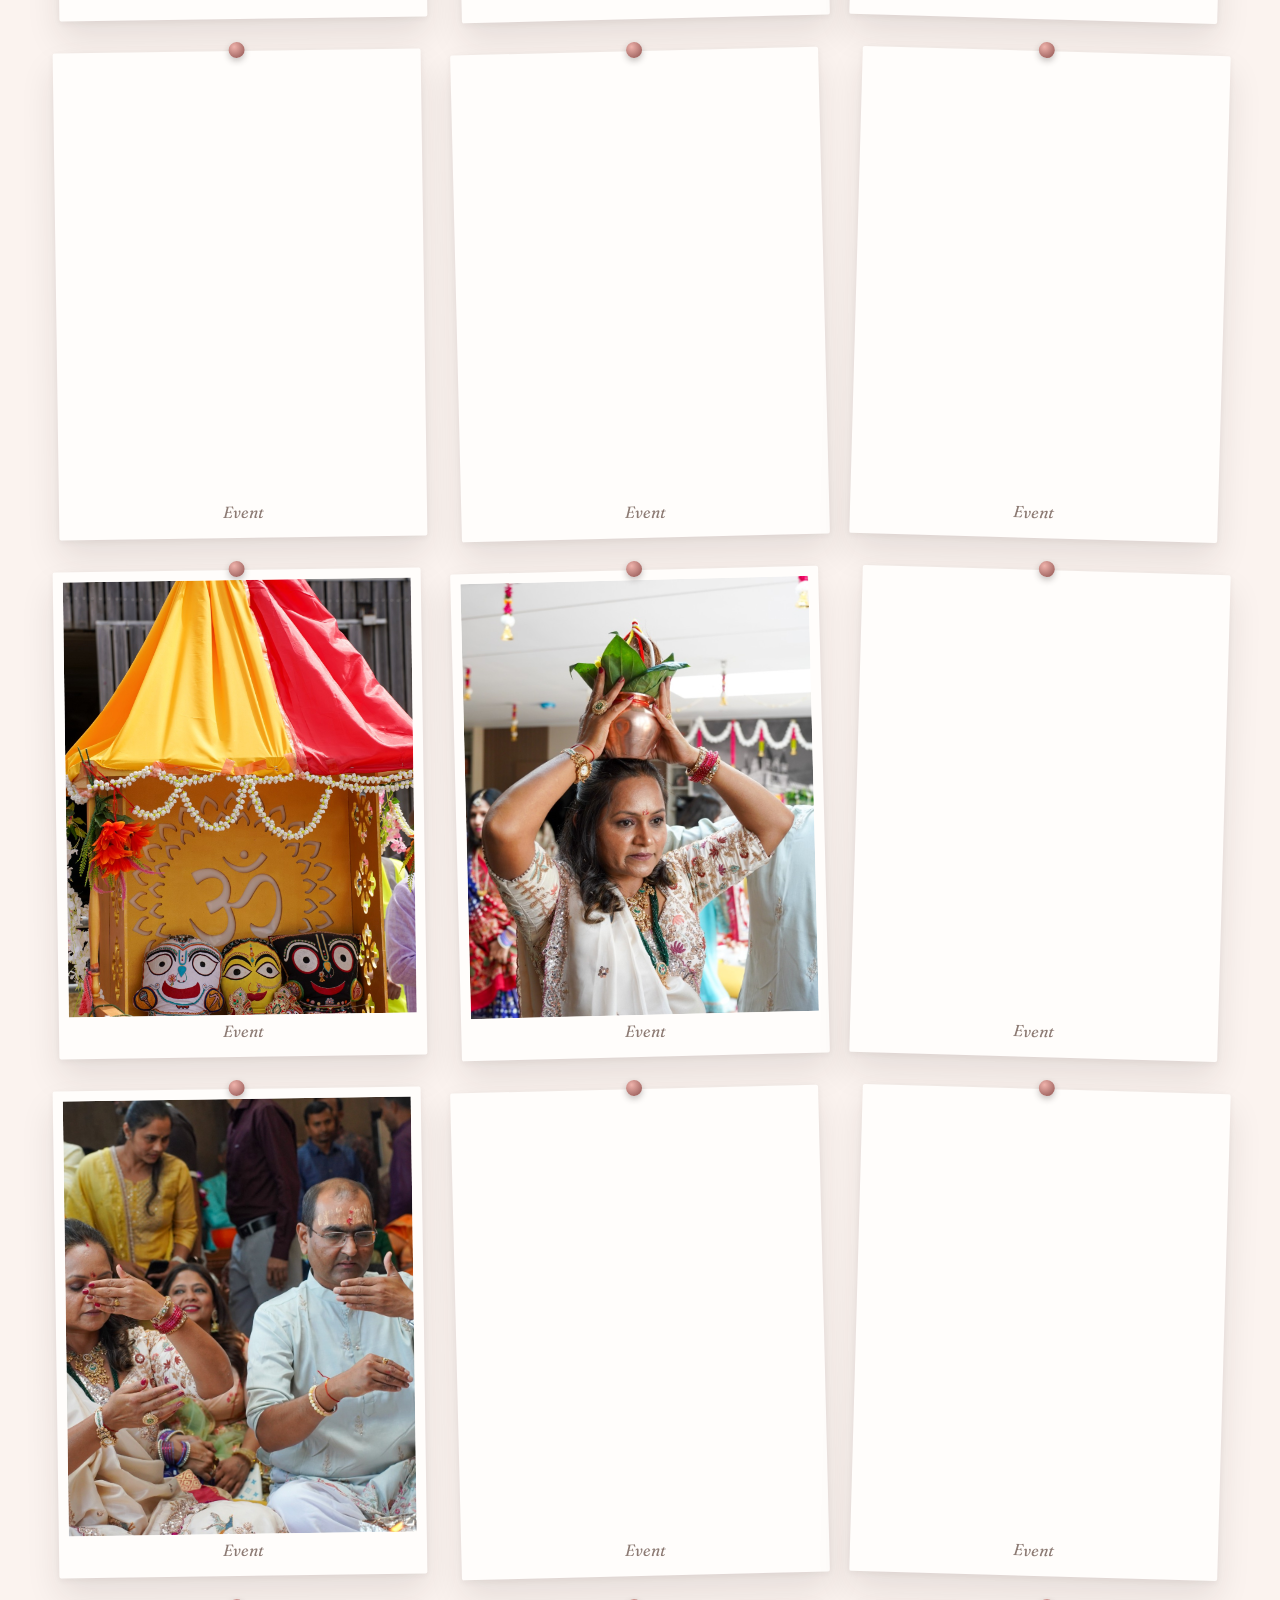
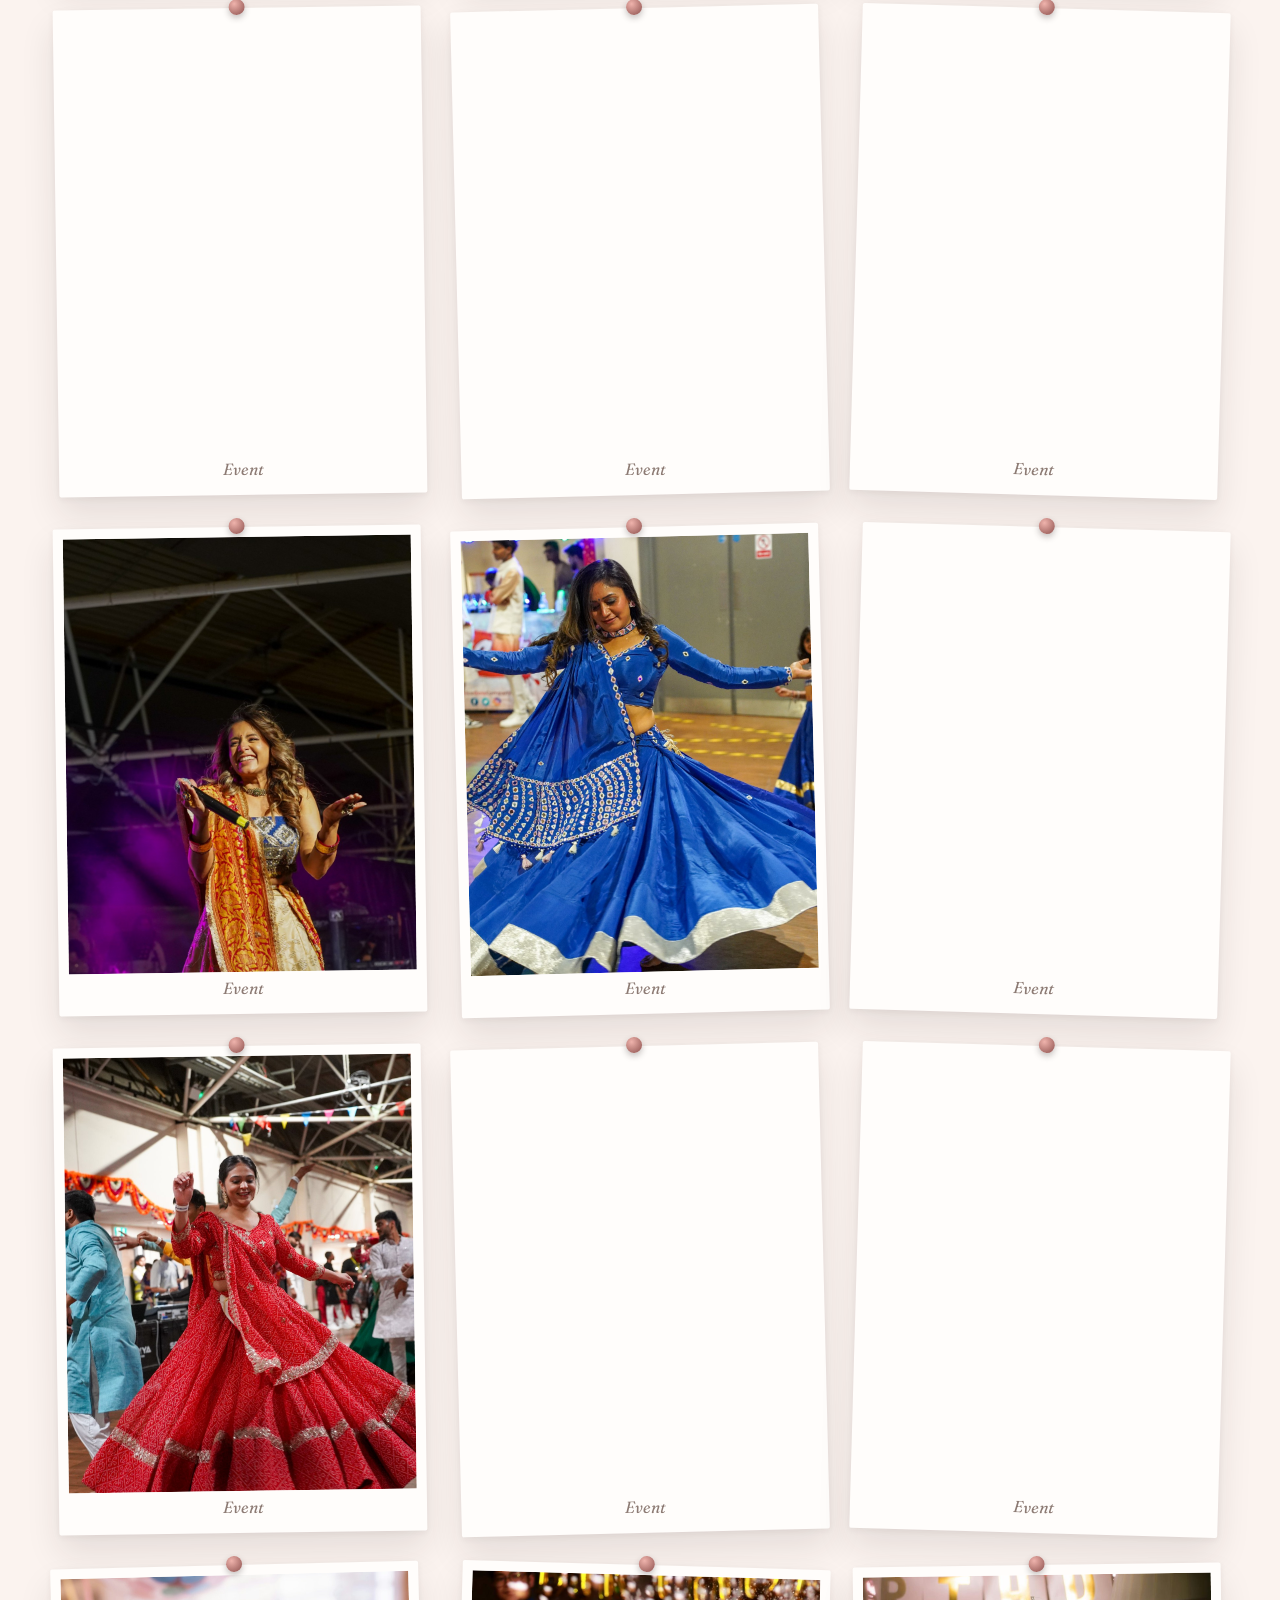
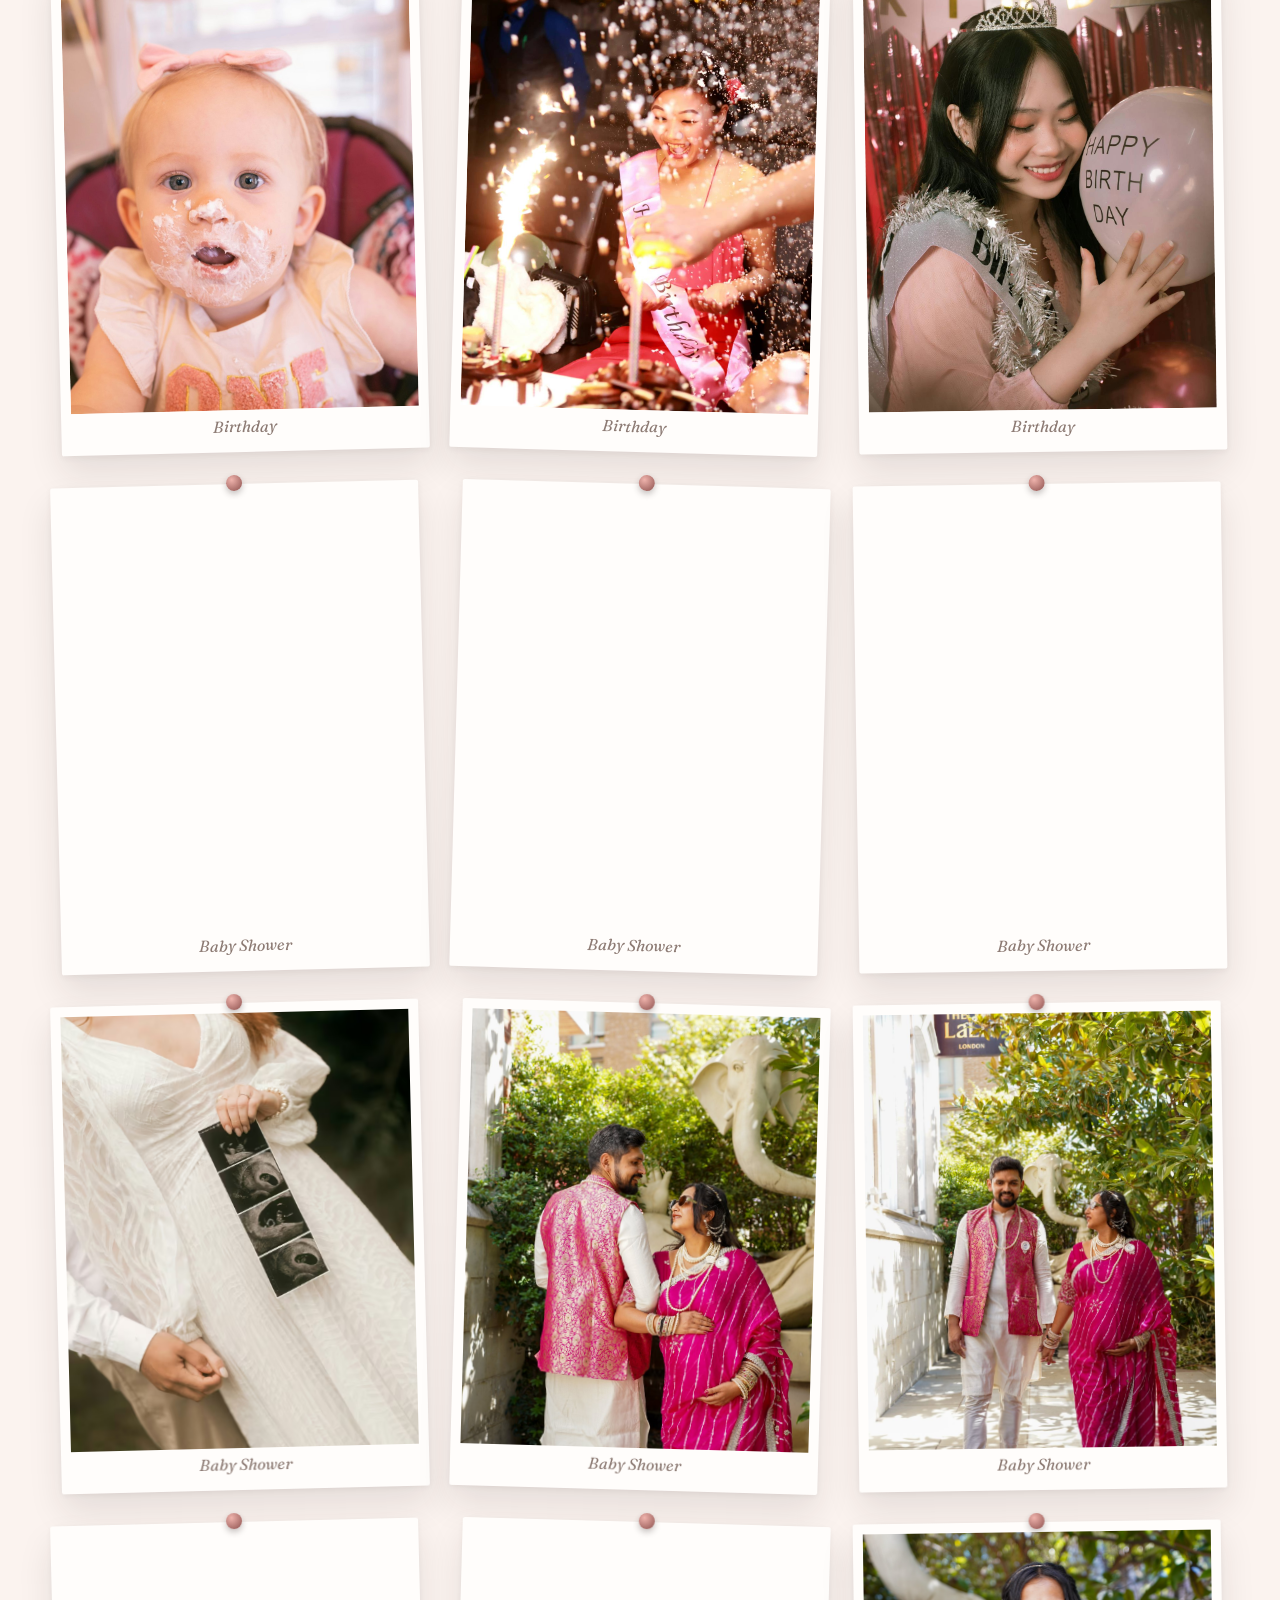
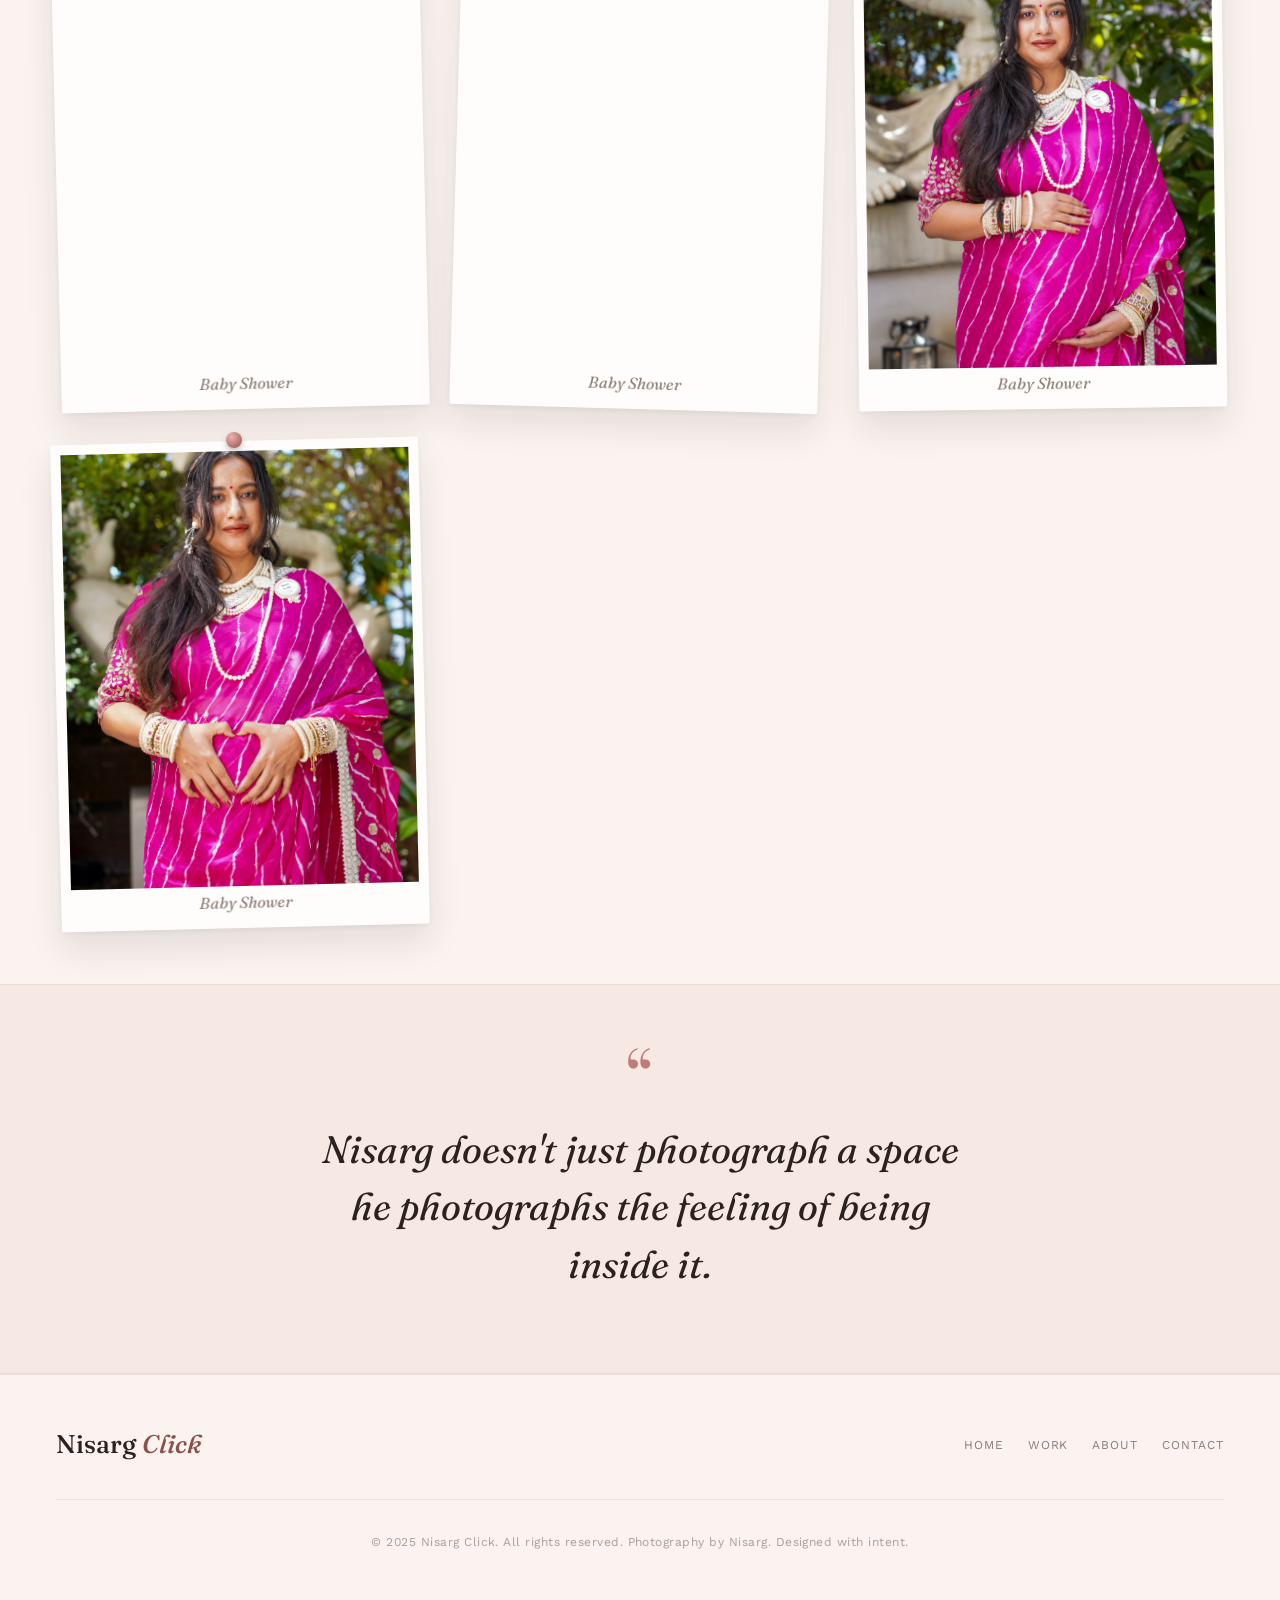
<file: portfolio.html>
<!DOCTYPE html>
<html lang="en">
<head>
  <meta charset="UTF-8" />
  <meta name="viewport" content="width=device-width, initial-scale=1.0" />
  <meta name="view-transition" content="same-origin" />

  <title>Portfolio | Nisarg Click Photography</title>
  <meta name="description" content="Browse Nisarg Click's portfolio — portrait, wedding, event, birthday, and baby shower photography." />
  <link rel="canonical" href="https://www.nisargclick.com/portfolio.html" />

  <meta property="og:type" content="website" />
  <meta property="og:title" content="Portfolio | Nisarg Click Photography" />
  <meta property="og:description" content="Portrait, wedding, event, birthday, and baby shower photography." />
  <meta property="og:image" content="https://www.nisargclick.com/Weddings/1.avif" />
  <meta property="og:url" content="https://www.nisargclick.com/portfolio.html" />
  <meta property="og:site_name" content="Nisarg Click" />

  <meta name="twitter:card" content="summary_large_image" />
  <meta name="twitter:title" content="Portfolio | Nisarg Click Photography" />
  <meta name="twitter:description" content="Portrait, wedding, event, birthday, and baby shower photography." />
  <meta name="twitter:image" content="https://www.nisargclick.com/Weddings/1.avif" />

  <script type="application/ld+json">
  {
    "@context": "https://schema.org",
    "@type": "ImageGallery",
    "name": "Nisarg Click Portfolio",
    "description": "Portrait, wedding, event, birthday, and baby shower photography by Nisarg Click.",
    "url": "https://www.nisargclick.com/portfolio.html"
  }
  </script>

  <link rel="preconnect" href="https://fonts.googleapis.com" />
  <link rel="preconnect" href="https://fonts.gstatic.com" crossorigin />
  <link href="https://fonts.googleapis.com/css2?family=Fraunces:ital,opsz,wght@0,9..144,300;0,9..144,400;0,9..144,500;0,9..144,600;1,9..144,400;1,9..144,500&family=Work+Sans:ital,wght@0,300;0,400;0,500;0,600;1,400&display=swap" rel="stylesheet" />

  <link rel="stylesheet" href="styles.css" />
</head>
<body>

  <!-- ─── NAVIGATION ─── -->
  <header class="site-nav scrolled" id="site-nav" role="banner" aria-label="Main navigation">
    <a href="index.html" class="nav-logo">Nisarg<em>Click</em></a>
    <nav aria-label="Primary">
      <ul class="nav-links" id="nav-links">
        <li><a href="index.html">Home</a></li>
        <li><a href="portfolio.html" class="active">Work</a></li>
        <li><a href="about.html">About</a></li>
        <li><a href="about.html#contact" class="nav-cta">Enquire</a></li>
      </ul>
    </nav>
    <button class="nav-toggle" id="nav-toggle" aria-label="Toggle menu" aria-expanded="false">
      <span></span><span></span><span></span>
    </button>
  </header>

  <main id="main">

    <!-- ─── PAGE HERO ─── -->
    <section class="page-hero" aria-label="Portfolio introduction">
      <div class="container">
        <span class="section-label reveal">Portfolio</span>
        <h1 class="page-hero-title reveal">
          Five disciplines.<br><em>One way of seeing.</em>
        </h1>
        <p class="page-hero-sub reveal">
          Every category below reflects the same instinct for light, composition,
          and the moment just before or after the obvious one. Filter by category
          to see work from a specific kind of shoot.
        </p>
      </div>
    </section>

    <!-- ─── FILTER BAR ─── -->
    <div class="container">
      <div class="filter-bar" role="group" aria-label="Filter portfolio by category">
        <button class="filter-btn active" data-filter="all">All Work</button>
        <span class="filter-count" aria-live="polite">Loading images…</span>
      </div>
    </div>

    <!-- ─── FILTERABLE GRID ─── -->
    <section class="container" aria-label="Portfolio gallery">
      <div class="filter-grid" role="list">
        <!-- Gallery items are generated automatically from gallery-data.js. -->
        <noscript>Please enable JavaScript to view the portfolio gallery.</noscript>
      </div>
    </section>

    <!-- ─── QUOTE ─── -->
    <aside class="quote-band" aria-label="Client testimonial">
      <blockquote class="reveal">
        <span class="quote-mark" aria-hidden="true">&ldquo;</span>
        <p class="quote-text">
          Nisarg doesn't just photograph a space he photographs the feeling of being inside it.
        </p>
      </blockquote>
    </aside>

  </main>

  <!-- ─── FOOTER ─── -->
  <footer class="site-footer" role="contentinfo" aria-label="Site footer">
    <div class="container">
      <div class="footer-inner">
        <div class="footer-logo">Nisarg <em>Click</em></div>
        <nav class="footer-nav" aria-label="Footer navigation">
          <a href="index.html">Home</a>
          <a href="portfolio.html">Work</a>
          <a href="about.html">About</a>
          <a href="about.html#contact">Contact</a>
        </nav>
      </div>
      <p class="footer-copy">
        &copy; 2025 Nisarg Click. All rights reserved. Photography by Nisarg. Designed with intent.
      </p>
    </div>
  </footer>

  <script src="gallery-data.js"></script>
  <script src="script.js"></script>
</body>
</html>
</file>
<file: styles.css>
/* STARK CLICK — styles.css (v2 redesign)
   ==========================================================
   DESIGN RATIONALE
   Palette: warm blush/rose on a porcelain-white ground — no dark
   hero, no dark bands. Deep rose (#8B4F4C) carries all emphasis.
   Type: Fraunces (soft-serif, wonky italic) for display, Work Sans
   for body/UI — deliberately different pairing from the v1 site.
   Signature: every photograph sits in an "instant print" frame —
   cream border, alternating tilt, a small pin dot — and reveals
   itself with a warm light-leak sweep as it loads, instead of a
   flat fade. The portfolio/featured work is browsed as a literal
   scrollable 35mm slide filmstrip (sprocket holes and all) — a
   direct, literal answer to "scroll slides."
   ========================================================== */

:root{
  --bg:#FBF3EF;--paper:#FFFDFB;--panel:#F6E9E4;
  --ink:#2B2220;--mid:#8C7A73;
  --rose:#C17B78;--rose-dk:#8B4F4C;--rose-lt:#F2DAD6;
  --gold:#C9A063;--rule:#EBDDD7;
  --fd:'Fraunces',Georgia,serif;--fb:'Work Sans',system-ui,sans-serif;
  --g:clamp(1.5rem,5vw,3.5rem);--max:1360px;
  --e:cubic-bezier(.16,1,.3,1);
}

*,*::before,*::after{box-sizing:border-box;margin:0;padding:0}
html{scroll-behavior:smooth;-webkit-text-size-adjust:100%}
body{background:var(--bg);color:var(--ink);font-family:var(--fb);font-weight:400;font-size:1rem;line-height:1.7}
img{display:block;max-width:100%;height:auto}
a{color:inherit;text-decoration:none}
ul,ol{list-style:none}
button,input,textarea,select{font-family:inherit;font-size:inherit}
:focus-visible{outline:2px solid var(--rose-dk);outline-offset:3px}

/* LAYOUT */
.container{width:100%;max-width:var(--max);margin-inline:auto;padding-inline:var(--g)}
.section-label{display:inline-flex;align-items:center;gap:.6rem;font-family:var(--fb);font-size:.75rem;font-weight:600;letter-spacing:.18em;text-transform:uppercase;color:var(--rose-dk);margin-bottom:1.5rem}
.section-label::before{content:'';width:22px;height:1px;background:var(--rose)}

/* REVEAL */
.reveal{opacity:0;transform:translateY(22px);transition:opacity .7s var(--e),transform .7s var(--e)}
.reveal.is-visible{opacity:1;transform:none}
.reveal-group .reveal:nth-child(2){transition-delay:80ms}
.reveal-group .reveal:nth-child(3){transition-delay:160ms}
.reveal-group .reveal:nth-child(4){transition-delay:240ms}
.reveal-group .reveal:nth-child(5){transition-delay:320ms}
.reveal-group .reveal:nth-child(6){transition-delay:400ms}
@media(prefers-reduced-motion:reduce){
  html{scroll-behavior:auto}
  .reveal{transition:none;opacity:1;transform:none}
  .print-frame img{transition:none!important;opacity:1!important;transform:none!important}
  .frame-inner::before,.frame-inner::after{animation:none!important;opacity:0!important}
  .filmstrip-track{animation:none!important}
}

/* VIEW TRANSITIONS */
@media not (prefers-reduced-motion:reduce){
  ::view-transition-old(root){animation:page-fade-out .35s var(--e) both}
  ::view-transition-new(root){animation:page-fade-in .5s var(--e) both}
}
@keyframes page-fade-out{to{opacity:0}}
@keyframes page-fade-in{from{opacity:0;transform:translateY(10px)}}

/* ===== INSTANT-PRINT FRAME (signature element) ===== */
.print-frame{position:relative;background:var(--paper);padding:10px 10px 42px;border-radius:2px;
  box-shadow:0 18px 34px rgba(43,34,32,.10),0 2px 6px rgba(43,34,32,.06);
  transform:rotate(var(--tilt,-1.4deg));transition:transform .45s var(--e),box-shadow .45s var(--e);}
.print-frame:nth-child(2n){--tilt:1.6deg}
.print-frame:nth-child(3n){--tilt:-.8deg}
.print-frame:hover{transform:rotate(0deg) translateY(-6px);box-shadow:0 28px 54px rgba(43,34,32,.16),0 4px 10px rgba(43,34,32,.08)}
.print-frame .frame-inner{position:relative;overflow:hidden;aspect-ratio:4/5}
.print-frame .frame-inner img{width:100%;height:100%;object-fit:cover;opacity:0;transform:scale(1.05);
  transition:opacity .6s var(--e),transform 1s var(--e)}
.print-frame.img-ready .frame-inner img{opacity:1;transform:scale(1)}
.print-frame .frame-inner::before{content:'';position:absolute;inset:0;z-index:1;
  background:linear-gradient(100deg,var(--panel) 30%,var(--rose-lt) 50%,var(--panel) 70%);
  background-size:220% 100%;animation:shimmer 1.7s ease-in-out infinite;opacity:1;transition:opacity .4s ease}
.print-frame.img-ready .frame-inner::before{opacity:0;pointer-events:none}
.print-frame .frame-inner::after{content:'';position:absolute;inset:0;z-index:2;pointer-events:none;
  background:linear-gradient(120deg,transparent 32%,rgba(201,160,99,.55) 48%,rgba(193,123,120,.62) 52%,transparent 68%);
  background-size:300% 300%;background-position:130% -30%;mix-blend-mode:soft-light;opacity:0}
.print-frame.revealing .frame-inner::after{opacity:1;animation:lightleak .95s var(--e) forwards}
@keyframes shimmer{0%{background-position:200% 0}100%{background-position:-200% 0}}
@keyframes lightleak{from{background-position:130% -30%;opacity:1}to{background-position:-30% 130%;opacity:0}}
.print-pin{position:absolute;top:-9px;left:50%;transform:translateX(-50%);width:16px;height:16px;border-radius:50%;
  background:radial-gradient(circle at 35% 30%,#EFB3AC,var(--rose-dk));box-shadow:0 3px 6px rgba(43,34,32,.28);z-index:3}
.print-caption{position:absolute;bottom:12px;left:0;right:0;text-align:center;font-family:var(--fd);font-style:italic;
  font-size:1rem;color:var(--mid)}

/* NAV */
.site-nav{position:fixed;top:0;left:0;right:0;z-index:100;padding:1rem var(--g);display:flex;align-items:center;
  justify-content:space-between;background:rgba(251,243,239,0);border-bottom:1px solid transparent;
  transition:background .3s,border-color .3s}
.site-nav.scrolled{background:rgba(251,243,239,.94);backdrop-filter:blur(6px);border-color:var(--rule)}
.nav-logo{font-family:var(--fd);font-size:1.6rem;font-weight:500;letter-spacing:.02em;color:var(--ink)}
.nav-logo em{font-style:italic;color:var(--rose-dk)}
.nav-links{display:flex;gap:2.25rem;align-items:center}
.nav-links a{position:relative;font-size:.75rem;font-weight:600;letter-spacing:.12em;text-transform:uppercase;color:var(--mid);
  transition:color .2s;padding-bottom:.2rem}
.nav-links a::after{content:'';position:absolute;left:0;right:100%;bottom:0;height:1px;background:var(--rose-dk);transition:right .3s var(--e)}
.nav-links a:hover,.nav-links a.active{color:var(--ink)}
.nav-links a:hover::after,.nav-links a.active::after{right:0}
.nav-cta{padding:.5rem 1.3rem!important;border:1px solid var(--rose-dk);border-radius:999px;color:var(--rose-dk)!important;
  transition:background .2s,color .2s!important}
.nav-cta::after{display:none}
.nav-cta:hover{background:var(--rose-dk);color:var(--paper)!important}
.nav-toggle{display:none;flex-direction:column;gap:5px;background:none;border:none;padding:.5rem;cursor:pointer}
.nav-toggle span{display:block;width:24px;height:1px;background:var(--ink)}
@media(max-width:768px){
  .nav-links{position:fixed;top:0;left:0;right:0;bottom:0;width:100%;height:100vh;height:100dvh;
    background:var(--bg);flex-direction:column;justify-content:center;align-items:center;
    gap:2rem;opacity:0;pointer-events:none;transition:opacity .3s;z-index:99;overflow-y:auto}
  .nav-links.open{opacity:1;pointer-events:all}
  .nav-links a{font-size:1.125rem}
  .nav-toggle{display:flex;position:relative;z-index:200}
}
body.nav-open{position:fixed;top:var(--scroll-lock-y,0);left:0;right:0;width:100%}

/* PAGE HERO (interior pages) */
.page-hero{padding-top:160px;padding-bottom:3.5rem}
.page-hero-title{font-family:var(--fd);font-size:clamp(2.6rem,6vw,4.75rem);font-weight:500;line-height:1.05;margin-bottom:1.1rem}
.page-hero-title em{font-style:italic;font-weight:400;color:var(--rose-dk)}
.page-hero-sub{max-width:560px;color:var(--mid);font-size:1.1rem;line-height:1.8}

/* HOME HERO */
.hero{position:relative;padding-top:150px;padding-bottom:clamp(3rem,8vw,5rem);overflow:hidden}
.hero-grid{display:grid;grid-template-columns:1.1fr .9fr;gap:clamp(2rem,6vw,4rem);align-items:center}
@media(max-width:900px){.hero-grid{grid-template-columns:1fr}}
.hero-eyebrow{font-size:.75rem;font-weight:600;letter-spacing:.2em;text-transform:uppercase;color:var(--rose-dk);
  margin-bottom:1.25rem;opacity:0;transform:translateY(12px);transition:opacity .7s var(--e) .1s,transform .7s var(--e) .1s}
.hero-eyebrow.animate-in{opacity:1;transform:none}
.hero-title{font-family:var(--fd);font-size:clamp(2.9rem,7vw,5.5rem);font-weight:500;line-height:1.02;margin-bottom:1.5rem}
.hero-title .word{display:inline-block;overflow:hidden}
.hero-title .word-inner{display:block;opacity:0;transform:translateY(56px);transition:opacity 1s var(--e),transform 1s var(--e)}
.hero-title .word:nth-child(1) .word-inner{transition-delay:.2s}
.hero-title .word:nth-child(2) .word-inner{transition-delay:.34s}
.hero-title .word-inner.animate-in{opacity:1;transform:none}
.hero-title em{font-style:italic;font-weight:400;color:var(--rose-dk)}
.hero-tagline{font-size:1.1rem;color:var(--mid);max-width:460px;margin-bottom:2.25rem;
  opacity:0;transform:translateY(14px);transition:opacity .7s var(--e) .75s,transform .7s var(--e) .75s}
.hero-tagline.animate-in{opacity:1;transform:none}
.hero-actions{display:flex;gap:1rem;flex-wrap:wrap;opacity:0;transform:translateY(14px);
  transition:opacity .7s var(--e) .9s,transform .7s var(--e) .9s}
.hero-actions.animate-in{opacity:1;transform:none}
.btn{display:inline-flex;align-items:center;gap:.6rem;padding:.9rem 1.7rem;border-radius:999px;font-size:.8rem;
  font-weight:600;letter-spacing:.08em;text-transform:uppercase;transition:background .2s,color .2s,border-color .2s,gap .2s}
.btn-solid{background:var(--rose-dk);color:var(--paper);border:1px solid var(--rose-dk)}
.btn-solid:hover{background:#733d3a;border-color:#733d3a;gap:.85rem}
.btn-ghost{background:transparent;color:var(--ink);border:1px solid var(--rule)}
.btn-ghost:hover{border-color:var(--rose-dk);color:var(--rose-dk)}
.hero-visual{position:relative;display:flex;justify-content:center;opacity:0;transform:translateY(24px) rotate(-3deg);
  transition:opacity 1s var(--e) .4s,transform 1s var(--e) .4s}
.hero-visual.animate-in{opacity:1;transform:rotate(var(--tilt,-2.5deg))}
.hero-visual .print-frame{width:min(360px,80vw)}
.hero-visual .print-frame:hover{transform:rotate(0deg) translateY(-6px)}

/* FILMSTRIP (signature "scroll slides" gallery) */
.filmstrip-section{padding-block:clamp(4rem,10vw,6rem);background:var(--panel);border-block:1px solid var(--rule)}
.filmstrip-header{display:flex;align-items:flex-end;justify-content:space-between;gap:2rem;flex-wrap:wrap;margin-bottom:2.5rem}
.filmstrip-title{font-family:var(--fd);font-size:clamp(2.2rem,4.5vw,3.25rem);font-weight:500;line-height:1.1}
.filmstrip-title em{font-style:italic;color:var(--rose-dk)}
.filmstrip-hint{font-size:.75rem;font-weight:600;letter-spacing:.12em;text-transform:uppercase;color:var(--mid);
  display:flex;align-items:center;gap:.5rem}
.filmstrip-hint svg{width:16px;height:16px;animation:nudge 1.6s ease-in-out infinite}
@keyframes nudge{0%,100%{transform:translateX(0)}50%{transform:translateX(6px)}}
.filmstrip-rail{position:relative;padding-block:1rem}
.filmstrip-rail::before,.filmstrip-rail::after{content:'';position:absolute;left:0;right:0;height:14px;
  background-image:repeating-linear-gradient(to right,var(--ink) 0 8px,transparent 8px 22px);
  background-position:center;opacity:.85}
.filmstrip-rail::before{top:-2px}
.filmstrip-rail::after{bottom:-2px}
.filmstrip-track{display:flex;gap:1.5rem;overflow-x:auto;scroll-snap-type:x proximity;padding:1.75rem .25rem 2.25rem;
  scrollbar-width:thin;scrollbar-color:var(--rose) transparent}
.filmstrip-track::-webkit-scrollbar{height:6px}
.filmstrip-track::-webkit-scrollbar-thumb{background:var(--rose);border-radius:999px}
.filmstrip-frame{flex:0 0 auto;width:min(260px,60vw);scroll-snap-align:start}
.filmstrip-frame .print-frame{width:100%;--tilt:0deg}
.filmstrip-frame .print-frame:hover{transform:translateY(-6px)}

/* SERVICES / SPECIALITIES */
.svc-teaser{padding-block:clamp(4rem,12vw,6rem)}
.svc-teaser-header{max-width:600px;margin-bottom:3rem}
.svc-teaser-title{font-family:var(--fd);font-size:clamp(2.4rem,4vw,3.4rem);font-weight:500;line-height:1.15}
.svc-teaser-title em{font-style:italic;color:var(--rose-dk)}
.svc-strip{display:grid;grid-template-columns:repeat(auto-fit,minmax(150px,1fr));gap:1rem}
.svc-chip{background:var(--paper);border:1px solid var(--rule);border-radius:14px;padding:1.75rem 1.25rem;text-align:center;
  transition:transform .3s var(--e),box-shadow .3s,border-color .3s;cursor:default}
.svc-chip:hover{transform:translateY(-4px);box-shadow:0 16px 34px rgba(43,34,32,.08);border-color:var(--rose-lt)}
.svc-chip-icon{width:26px;height:26px;margin:0 auto 1rem;color:var(--rose-dk)}
.svc-chip-name{font-family:var(--fd);font-size:1.1rem;font-weight:500}

/* SERVICES (about page, full cards) */
.services{padding-block:clamp(4rem,12vw,8rem)}
.services-header{max-width:600px;margin-bottom:4rem}
.services-title{font-family:var(--fd);font-size:clamp(2.4rem,4vw,3.4rem);font-weight:500;line-height:1.15}
.services-title em{font-style:italic;color:var(--rose-dk)}
.services-grid{display:grid;grid-template-columns:repeat(auto-fit,minmax(260px,1fr));gap:1.25rem}
.service-card{background:var(--paper);border:1px solid var(--rule);border-radius:16px;padding:2rem;
  transition:transform .3s var(--e),box-shadow .3s,border-color .3s}
.service-card:hover{transform:translateY(-4px);box-shadow:0 18px 38px rgba(43,34,32,.09);border-color:var(--rose-lt)}
.service-icon{width:30px;height:30px;margin-bottom:1.5rem;color:var(--rose-dk)}
.service-name{font-family:var(--fd);font-size:1.6rem;font-weight:500;margin-bottom:.75rem}
.service-desc{font-size:.875rem;color:var(--mid);line-height:1.75}
.service-tag-list{display:flex;flex-wrap:wrap;gap:.5rem;margin-top:1.25rem}
.service-tag{font-size:.7rem;font-weight:600;letter-spacing:.08em;text-transform:uppercase;color:var(--rose-dk);
  background:var(--rose-lt);padding:4px .7rem;border-radius:999px}

/* QUOTE */
.quote-band{background:var(--panel);padding-block:5rem;text-align:center;border-block:1px solid var(--rule)}
.quote-band blockquote{max-width:760px;margin-inline:auto;padding-inline:var(--g)}
.quote-mark{font-family:var(--fd);font-size:5rem;line-height:.4;color:var(--rose);display:block;margin-bottom:1.5rem}
.quote-text{font-family:var(--fd);font-style:italic;font-size:clamp(1.4rem,3vw,2.4rem);font-weight:400;color:var(--ink);
  line-height:1.5}

/* FEATURED HEADER (used on portfolio + home teaser) */
.featured-header{display:flex;align-items:flex-end;justify-content:space-between;margin-bottom:3rem;gap:2rem;flex-wrap:wrap}
.view-all{font-size:.75rem;font-weight:600;letter-spacing:.1em;text-transform:uppercase;color:var(--rose-dk);
  display:flex;align-items:center;gap:.5rem;white-space:nowrap;transition:gap .2s}
.view-all::after{content:'→';transition:transform .2s}
.view-all:hover{gap:.85rem}

/* PORTFOLIO FILTERS */
.filter-bar{display:flex;gap:.75rem;flex-wrap:wrap;padding-block:2.5rem;border-bottom:1px solid var(--rule)}
.filter-btn{font-size:.75rem;font-weight:600;letter-spacing:.08em;text-transform:uppercase;padding:.5rem 1.3rem;
  border:1px solid var(--rule);border-radius:999px;background:var(--paper);color:var(--mid);cursor:pointer;
  transition:background .2s,color .2s,border-color .2s}
.filter-btn:hover{border-color:var(--rose);color:var(--rose-dk)}
.filter-btn.active{background:var(--rose-dk);border-color:var(--rose-dk);color:var(--paper)}
.filter-count{font-size:.75rem;color:var(--mid);letter-spacing:.06em;text-transform:uppercase;align-self:center;margin-left:auto}
.filter-grid{display:grid;grid-template-columns:repeat(3,1fr);gap:clamp(1.25rem,2.5vw,2rem);padding-block:3.5rem}
.filter-grid .print-frame.is-hidden{display:none}
@media(max-width:900px){.filter-grid{grid-template-columns:repeat(2,1fr)}}
@media(max-width:560px){.filter-grid{grid-template-columns:1fr}.filter-count{margin-left:0;width:100%}}

/* ABOUT */
.about{padding-block:clamp(4rem,12vw,8rem)}
.about-inner{display:grid;grid-template-columns:.85fr 1.15fr;gap:clamp(3rem,8vw,6rem);align-items:center}
@media(max-width:768px){.about-inner{grid-template-columns:1fr}}
.about-image .print-frame{max-width:380px;margin-inline:auto}
.about-heading{font-family:var(--fd);font-size:clamp(2.4rem,4vw,3.4rem);font-weight:500;line-height:1.15;margin-bottom:1.5rem}
.about-heading em{font-style:italic;color:var(--rose-dk)}
.about-body{color:var(--mid);line-height:1.85;margin-bottom:2rem}
.about-body p+p{margin-top:1rem}
.about-stat-row{display:flex;gap:2rem;border-top:1px solid var(--rule);padding-top:2rem;margin-top:2rem;flex-wrap:wrap}
.about-stat{flex:1;min-width:90px}
.stat-number{font-family:var(--fd);font-size:2.5rem;font-weight:500;line-height:1;margin-bottom:.25rem;color:var(--rose-dk)}
.stat-label{font-size:.75rem;font-weight:600;letter-spacing:.1em;text-transform:uppercase;color:var(--mid)}

/* CONTACT */
.contact{padding-block:clamp(4rem,12vw,8rem);background:var(--panel);border-top:1px solid var(--rule)}
.contact-inner{display:grid;grid-template-columns:1fr 1.35fr;gap:clamp(3rem,8vw,6rem);align-items:start}
@media(max-width:768px){.contact-inner{grid-template-columns:1fr}}
.contact-heading{font-family:var(--fd);font-size:clamp(2.4rem,4vw,3.4rem);font-weight:500;line-height:1.15;margin-bottom:1.5rem}
.contact-heading em{font-style:italic;color:var(--rose-dk)}
.contact-subtext{color:var(--mid);margin-bottom:2.5rem;line-height:1.8}
.contact-detail{display:flex;flex-direction:column;gap:1rem;margin-bottom:2.5rem}
.contact-row{display:flex;align-items:center;gap:1rem}
.contact-row svg{width:18px;height:18px;color:var(--rose-dk);flex-shrink:0}
.contact-row span,.contact-row a{font-size:.875rem;color:var(--mid);transition:color .2s}
.contact-row a:hover{color:var(--rose-dk)}
.social-links{display:flex;gap:1.25rem;flex-wrap:wrap}
.social-link{font-size:.75rem;font-weight:600;letter-spacing:.1em;text-transform:uppercase;color:var(--ink);
  display:flex;align-items:center;gap:.5rem;transition:color .2s,gap .2s}
.social-link:hover{color:var(--rose-dk);gap:.75rem}
.contact-form{display:flex;flex-direction:column;gap:1.25rem;background:var(--paper);padding:clamp(1.5rem,4vw,2.5rem);
  border-radius:20px;border:1px solid var(--rule)}
.form-row{display:grid;grid-template-columns:1fr 1fr;gap:1.25rem}
@media(max-width:480px){.form-row{grid-template-columns:1fr}}
.form-group{display:flex;flex-direction:column;gap:.5rem}
.form-group label{font-size:.75rem;font-weight:600;letter-spacing:.1em;text-transform:uppercase;color:var(--mid)}
.form-group input,.form-group select,.form-group textarea{background:var(--bg);border:1px solid var(--rule);
  border-radius:10px;padding:.9rem 1.1rem;color:var(--ink);font-size:.875rem;outline:none;
  transition:border-color .2s,box-shadow .2s;appearance:none}
.form-group input:focus,.form-group select:focus,.form-group textarea:focus{border-color:var(--rose);
  box-shadow:0 0 0 3px var(--rose-lt)}
.form-group textarea{resize:vertical;min-height:120px}
.form-submit{display:inline-flex;align-items:center;gap:.75rem;padding:1rem 2rem;background:var(--rose-dk);color:var(--paper);
  font-size:.75rem;font-weight:600;letter-spacing:.1em;text-transform:uppercase;border:1px solid var(--rose-dk);
  border-radius:999px;cursor:pointer;transition:background .2s,gap .2s;align-self:flex-start}
.form-submit:hover{background:#733d3a;border-color:#733d3a;gap:1rem}

/* FOOTER */
.site-footer{background:var(--bg);padding-block:3rem;border-top:1px solid var(--rule)}
.footer-inner{display:flex;align-items:center;justify-content:space-between;gap:1.5rem;flex-wrap:wrap}
.footer-logo{font-family:var(--fd);font-size:1.6rem;font-weight:500;color:var(--ink)}
.footer-logo em{font-style:italic;color:var(--rose-dk)}
.footer-nav{display:flex;gap:1.5rem;flex-wrap:wrap}
.footer-nav a{font-size:.75rem;letter-spacing:.08em;text-transform:uppercase;color:var(--mid);transition:color .2s}
.footer-nav a:hover{color:var(--rose-dk)}
.footer-copy{width:100%;text-align:center;font-size:.75rem;color:var(--mid);opacity:.7;margin-top:2rem;padding-top:2rem;
  border-top:1px solid var(--rule);letter-spacing:.04em}
</file>
